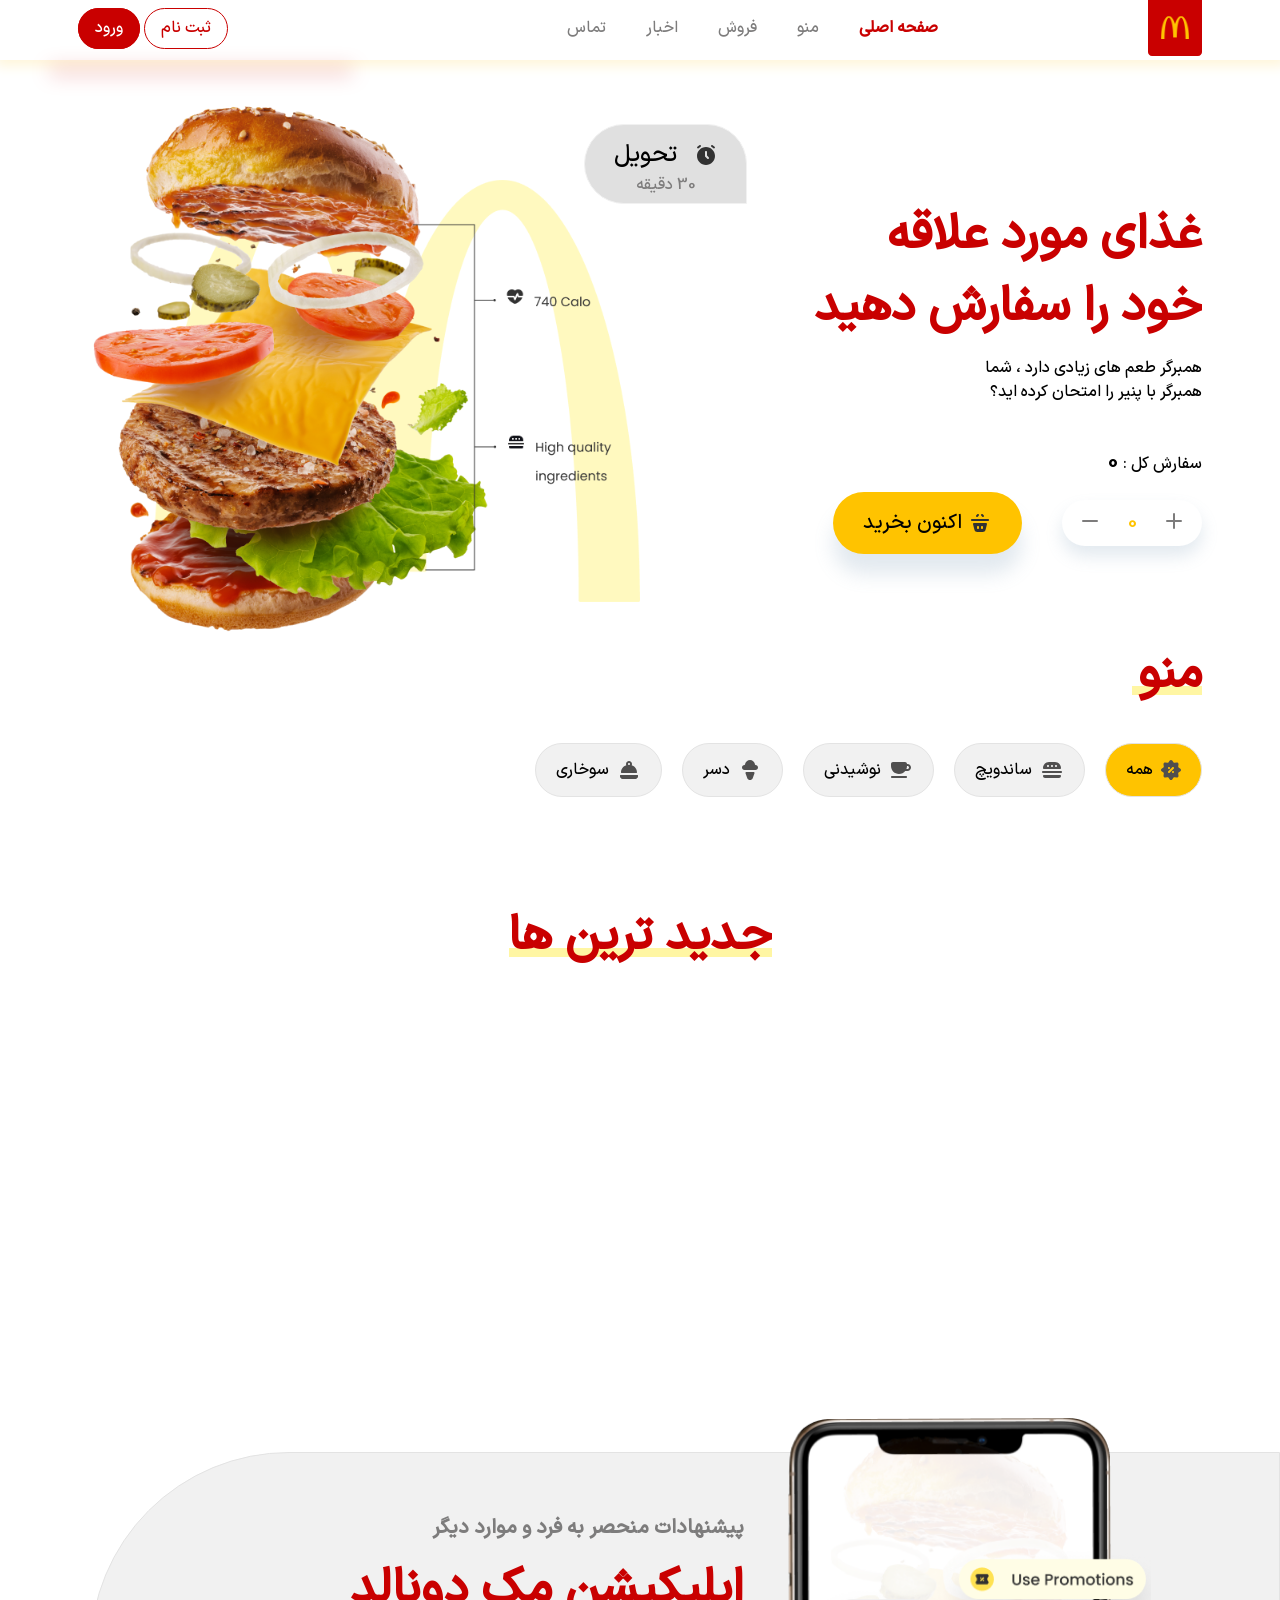
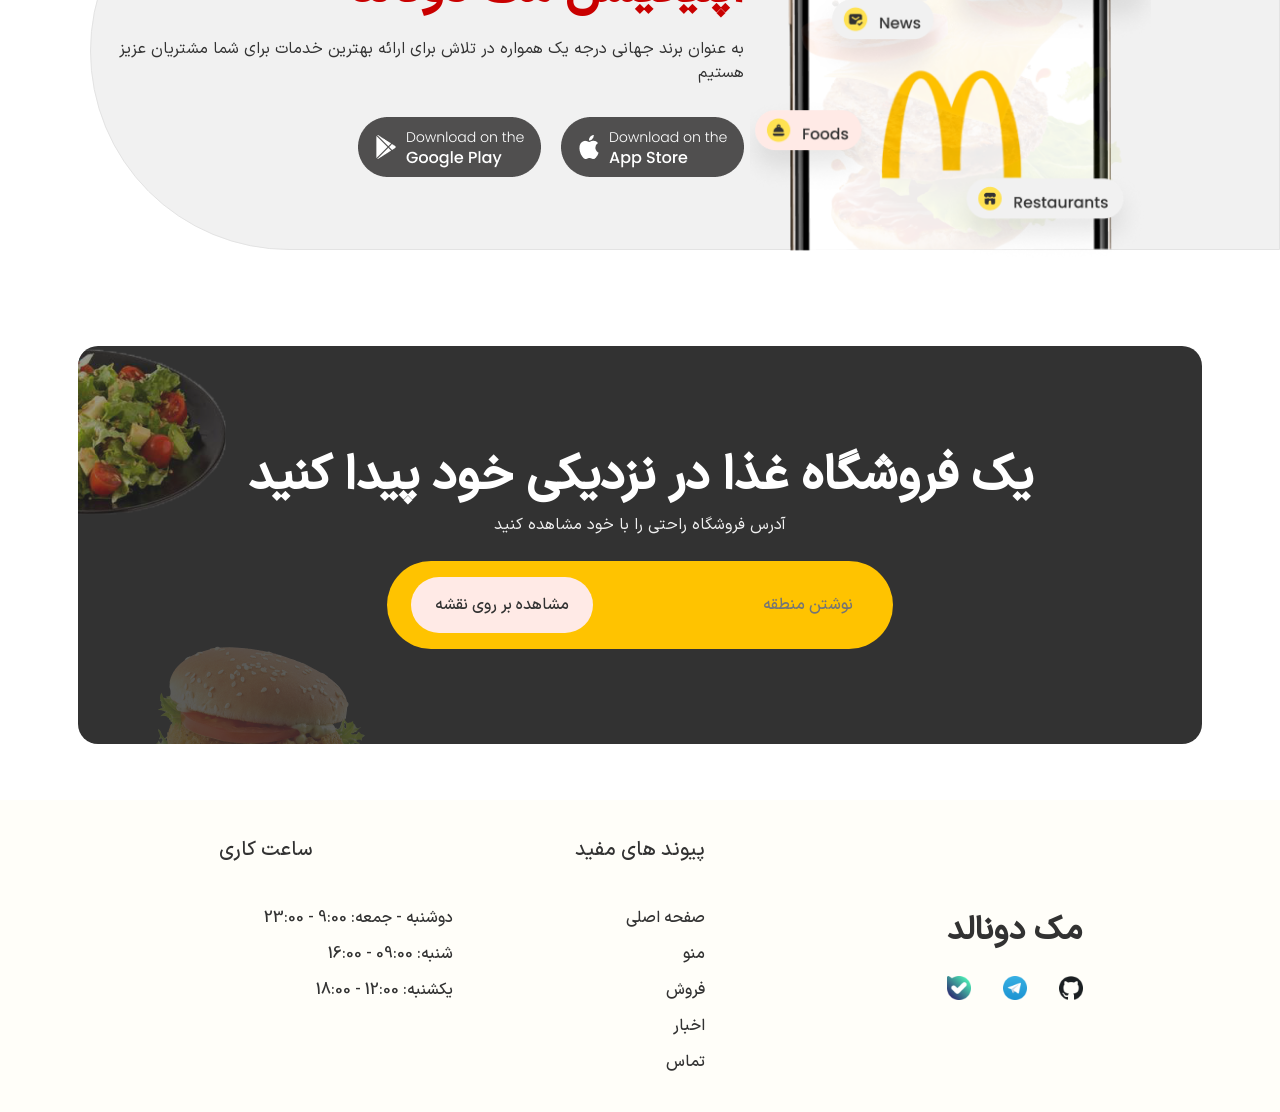
<file: index.html>
<!doctype html>
<html lang="fa-IR" dir="rtl" class="red">
  <head>
    <meta charset="UTF-8" />
    <meta name="viewport" content="width=device-width, initial-scale=1.0" />
    <meta name="keywords" content="MhdOmid,غذای آنلاین,فست فود,سفارش غذا" />
    <title>مک دونالد</title>
    <link rel="stylesheet" href="public/styles/style.css?v=2" />
    <link rel="stylesheet" href="public/styles/custom.css" />
    <link
      rel="stylesheet"
      href="https://cdnjs.cloudflare.com/ajax/libs/font-awesome/6.6.0/css/all.min.css"
    />
    <link
      href="https://unpkg.com/boxicons@2.0.7/css/boxicons.min.css"
      rel="stylesheet"
    />
    <link rel="icon" type="image/png" href="./public/images/favicon2.png">
  </head>

  <body>
    <audio class="success" src="public/audios/done.mp3"></audio>
    <audio class="failed" src="public/audios/error.mp3"></audio>
    <div class="menu-fixed">
      <div class="container">
        <div class="header-nav">
          <img class="nav-logo" src="./public/images/lgo.svg" alt="logo" />
          <ul class="menu">
            <li class="menu-item">
              <a data-value="main" class="menu-item_link red-color" href="#"
                >صفحه اصلی</a
              >
            </li>
            <li class="menu-item">
              <a data-value="menu" class="menu-item_link" href="#">منو</a>
            </li>
            <li class="menu-item">
              <a data-value="sale" class="menu-item_link" href="#">فروش</a>
            </li>
            <li class="menu-item">
              <a data-value="news" class="menu-item_link" href="#">اخبار</a>
            </li>
            <li class="menu-item">
              <a data-value="contact" class="menu-item_link" href="#">تماس</a>
            </li>
          </ul>
          <div class="button-wrapper">
            <a href="signup" class="button-left">ثبت نام</a>
            <a href="signin" class="button-right">ورود</a>
          </div>

          <!--  <input type="checkbox" id="input-menu" hidden>

            <label for="input-menu"> -->
          <svg
            class="menu-icon"
            width="35"
            height="35"
            viewBox="0 0 35 35"
            fill="none"
            xmlns="http://www.w3.org/2000/svg"
          >
            <path
              d="M2.91675 20.4166C2.91675 19.6112 3.56967 18.9583 4.37508 18.9583H30.6251C31.4305 18.9583 32.0834 19.6112 32.0834 20.4166C32.0834 21.2221 31.4305 21.875 30.6251 21.875H4.37508C3.56967 21.875 2.91675 21.2221 2.91675 20.4166Z"
              fill="#504F4F"
            />
            <path
              fill-rule="evenodd"
              clip-rule="evenodd"
              d="M4.375 14.5833C4.375 9.75082 8.29251 5.83331 13.125 5.83331H21.875C26.7075 5.83331 30.625 9.75082 30.625 14.5833C30.625 15.3887 29.9721 16.0416 29.1667 16.0416H5.83333C5.02792 16.0416 4.375 15.3887 4.375 14.5833ZM13.125 11.6666C13.125 12.4721 12.4721 13.125 11.6667 13.125C10.8613 13.125 10.2083 12.4721 10.2083 11.6666C10.2083 10.8612 10.8613 10.2083 11.6667 10.2083C12.4721 10.2083 13.125 10.8612 13.125 11.6666ZM17.5 13.125C18.3054 13.125 18.9583 12.4721 18.9583 11.6666C18.9583 10.8612 18.3054 10.2083 17.5 10.2083C16.6946 10.2083 16.0417 10.8612 16.0417 11.6666C16.0417 12.4721 16.6946 13.125 17.5 13.125ZM24.7917 11.6666C24.7917 12.4721 24.1388 13.125 23.3333 13.125C22.5279 13.125 21.875 12.4721 21.875 11.6666C21.875 10.8612 22.5279 10.2083 23.3333 10.2083C24.1388 10.2083 24.7917 10.8612 24.7917 11.6666Z"
              fill="#504F4F"
            />
            <path
              d="M30.625 26.25C30.625 27.8608 29.3192 29.1666 27.7083 29.1666H7.29167C5.68083 29.1666 4.375 27.8608 4.375 26.25C4.375 25.4446 5.02792 24.7916 5.83333 24.7916H29.1667C29.9721 24.7916 30.625 25.4446 30.625 26.25Z"
              fill="#504F4F"
            />
          </svg>
          <svg
            class="close-menu"
            width="35"
            height="35"
            xmlns="http://www.w3.org/2000/svg"
            viewBox="0 0 448 512"
          >
            <path
              d="M432 256C432 269.3 421.3 280 408 280h-160v160c0 13.25-10.75 24.01-24 24.01S200 453.3 200 440v-160h-160c-13.25 0-24-10.74-24-23.99C16 242.8 26.75 232 40 232h160v-160c0-13.25 10.75-23.99 24-23.99S248 58.75 248 72v160h160C421.3 232 432 242.8 432 256z"
            />
          </svg>
          
        </div>
      </div>
      <div class="progress"></div>
    </div>
    <header class="header">
      <div class="container">
        <div class="header-content">
          <div class="header-content_left">
            <h1 class="content-left_title">
              <span>غذای مورد علاقه</span><br />

              <span>خود را سفارش دهید</span>
            </h1>
            <p class="content-left_text">
              همبرگر طعم های زیادی دارد ، شما<br />
              همبرگر با پنیر را امتحان کرده اید؟
            </p>
            <div class="buttons-order_wrapper b-o_desktop">
              <h5 class="content-left_product">
                سفارش کل : <span class="content-left_price">0</span>
              </h5>
              <div class="header-content_buttons">
                <div class="button-left_order">
                  <button
                    class="button-wrapp_plus"
                    id="button"
                    onclick="addToBasket(event)"
                  >
                    <svg
                      class="plus"
                      width="24"
                      height="24"
                      viewBox="0 0 24 24"
                      fill="none"
                      xmlns="http://www.w3.org/2000/svg"
                    >
                      <path
                        d="M12 5V19"
                        stroke="#7D7C7C"
                        stroke-width="2"
                        stroke-linecap="round"
                        stroke-linejoin="round"
                      />
                      <path
                        d="M5 12H19"
                        stroke="#7D7C7C"
                        stroke-width="2"
                        stroke-linecap="round"
                        stroke-linejoin="round"
                      />
                    </svg>
                  </button>
                  <span class="number-button_left">0</span>
                  <button
                    class="button-wrapp_plus"
                    id="button"
                    onclick="minusFood(event)"
                  >
                    <svg
                      class="mines"
                      width="24"
                      height="24"
                      viewBox="0 0 24 24"
                      fill="none"
                      xmlns="http://www.w3.org/2000/svg"
                    >
                      <path
                        d="M5 12H19"
                        stroke="#7D7C7C"
                        stroke-width="2"
                        stroke-linecap="round"
                        stroke-linejoin="round"
                      />
                    </svg>
                  </button>
                </div>
                <button
                  class="button-right_order"
                  onclick="openProFoodBasket(event)"
                >
                  <svg
                    class="shop"
                    width="24"
                    height="24"
                    viewBox="0 0 24 24"
                    fill="none"
                    xmlns="http://www.w3.org/2000/svg"
                  >
                    <path
                      fill-rule="evenodd"
                      clip-rule="evenodd"
                      d="M5.9963 12C5.344 12 4.86633 12.6144 5.02717 13.2466L6.42488 18.7398C6.76319 20.0693 7.96032 21 9.33225 21H14.6652C16.0383 21 17.2362 20.0678 17.5734 18.7367L18.9644 13.2456C19.1245 12.6137 18.6469 12 17.9951 12H5.9963ZM9 16C9 15.4477 9.44771 15 10 15C10.5523 15 11 15.4477 11 16V17C11 17.5523 10.5523 18 10 18C9.44771 18 9 17.5523 9 17V16ZM13 16C13 15.4477 13.4477 15 14 15C14.5523 15 15 15.4477 15 16V17C15 17.5523 14.5523 18 14 18C13.4477 18 13 17.5523 13 17V16Z"
                      fill="#323232"
                    />
                    <path
                      d="M3 9C3 8.44772 3.44772 8 4 8H20C20.5523 8 21 8.44772 21 9C21 9.55228 20.5523 10 20 10H4C3.44772 10 3 9.55228 3 9Z"
                      fill="#323232"
                    />
                    <path
                      fill-rule="evenodd"
                      clip-rule="evenodd"
                      d="M10.7071 4.70711C11.0976 4.31658 11.0976 3.68342 10.7071 3.29289C10.3166 2.90237 9.68342 2.90237 9.29289 3.29289L8.29289 4.29289C7.90237 4.68342 7.90237 5.31658 8.29289 5.70711C8.68342 6.09763 9.31658 6.09763 9.70711 5.70711L10.7071 4.70711ZM13.2929 4.70711C12.9024 4.31658 12.9024 3.68342 13.2929 3.29289C13.6834 2.90237 14.3166 2.90237 14.7071 3.29289L15.7071 4.29289C16.0976 4.68342 16.0976 5.31658 15.7071 5.70711C15.3166 6.09763 14.6834 6.09763 14.2929 5.70711L13.2929 4.70711Z"
                      fill="#323232"
                    />
                  </svg>
                  <h3 class="order-text">اکنون بخرید</h3>
                </button>
              </div>
            </div>
          </div>
          <div class="header-content_right">
            <img
              src="public/images/Group 15.png"
              alt=""
              class="image-content_right"
            />
            <div class="delivery-food">
              <div class="delivery-top">
                <svg
                  width="24"
                  height="24"
                  viewBox="0 0 24 24"
                  fill="none"
                  xmlns="http://www.w3.org/2000/svg"
                >
                  <path
                    fill-rule="evenodd"
                    clip-rule="evenodd"
                    d="M3 13C3 8.02944 7.02944 4 12 4C16.9706 4 21 8.02944 21 13C21 17.9706 16.9706 22 12 22C7.02944 22 3 17.9706 3 13ZM13 9C13 8.44772 12.5523 8 12 8C11.4477 8 11 8.44772 11 9V13C11 13.2652 11.1054 13.5196 11.2929 13.7071L13.2929 15.7071C13.6834 16.0976 14.3166 16.0976 14.7071 15.7071C15.0976 15.3166 15.0976 14.6834 14.7071 14.2929L13 12.5858V9Z"
                    fill="#323232"
                  />
                  <path
                    d="M4.60006 5.30006C4.15823 5.63143 3.53143 5.54189 3.20006 5.10006C2.86869 4.65823 2.95823 4.03143 3.40006 3.70006L5.40006 2.20006C5.84189 1.86869 6.46869 1.95823 6.80006 2.40006C7.13143 2.84189 7.04189 3.46869 6.60006 3.80006L4.60006 5.30006Z"
                    fill="#323232"
                  />
                  <path
                    d="M18.6001 2.20018C18.1582 1.86881 17.5314 1.95835 17.2001 2.40018C16.8687 2.842 16.9582 3.46881 17.4001 3.80018L19.4001 5.30018C19.8419 5.63155 20.4687 5.542 20.8001 5.10018C21.1314 4.65835 21.0419 4.03155 20.6001 3.70018L18.6001 2.20018Z"
                    fill="#323232"
                  />
                </svg>
                <h1 class="delivery-food_title">تحویل</h1>
              </div>
              <p class="delivery-food_text">30 دقیقه</p>
            </div>
            <div class="buttons-order_wrapper b-o_mobile">
              <h5 class="content-left_product">
                سفارش کل : <span class="content-left_price">0</span>
              </h5>
              <div class="header-content_buttons">
                <div class="button-left_order">
                  <button
                    class="button-wrapp_plus"
                    id="button"
                    onclick="addToBasket(event)"
                  >
                    <svg
                      class="plus"
                      width="24"
                      height="24"
                      viewBox="0 0 24 24"
                      fill="none"
                      xmlns="http://www.w3.org/2000/svg"
                    >
                      <path
                        d="M12 5V19"
                        stroke="#7D7C7C"
                        stroke-width="2"
                        stroke-linecap="round"
                        stroke-linejoin="round"
                      />
                      <path
                        d="M5 12H19"
                        stroke="#7D7C7C"
                        stroke-width="2"
                        stroke-linecap="round"
                        stroke-linejoin="round"
                      />
                    </svg>
                  </button>
                  <span class="number-button_left">0</span>
                  <button
                    class="button-wrapp_plus"
                    id="button"
                    onclick="minusFood(event)"
                  >
                    <svg
                      class="mines"
                      width="24"
                      height="24"
                      viewBox="0 0 24 24"
                      fill="none"
                      xmlns="http://www.w3.org/2000/svg"
                    >
                      <path
                        d="M5 12H19"
                        stroke="#7D7C7C"
                        stroke-width="2"
                        stroke-linecap="round"
                        stroke-linejoin="round"
                      />
                    </svg>
                  </button>
                </div>
                <button
                  class="button-right_order"
                  onclick="openProFoodBasket(event)"
                >
                  <svg
                    class="shop"
                    width="24"
                    height="24"
                    viewBox="0 0 24 24"
                    fill="none"
                    xmlns="http://www.w3.org/2000/svg"
                  >
                    <path
                      fill-rule="evenodd"
                      clip-rule="evenodd"
                      d="M5.9963 12C5.344 12 4.86633 12.6144 5.02717 13.2466L6.42488 18.7398C6.76319 20.0693 7.96032 21 9.33225 21H14.6652C16.0383 21 17.2362 20.0678 17.5734 18.7367L18.9644 13.2456C19.1245 12.6137 18.6469 12 17.9951 12H5.9963ZM9 16C9 15.4477 9.44771 15 10 15C10.5523 15 11 15.4477 11 16V17C11 17.5523 10.5523 18 10 18C9.44771 18 9 17.5523 9 17V16ZM13 16C13 15.4477 13.4477 15 14 15C14.5523 15 15 15.4477 15 16V17C15 17.5523 14.5523 18 14 18C13.4477 18 13 17.5523 13 17V16Z"
                      fill="#323232"
                    />
                    <path
                      d="M3 9C3 8.44772 3.44772 8 4 8H20C20.5523 8 21 8.44772 21 9C21 9.55228 20.5523 10 20 10H4C3.44772 10 3 9.55228 3 9Z"
                      fill="#323232"
                    />
                    <path
                      fill-rule="evenodd"
                      clip-rule="evenodd"
                      d="M10.7071 4.70711C11.0976 4.31658 11.0976 3.68342 10.7071 3.29289C10.3166 2.90237 9.68342 2.90237 9.29289 3.29289L8.29289 4.29289C7.90237 4.68342 7.90237 5.31658 8.29289 5.70711C8.68342 6.09763 9.31658 6.09763 9.70711 5.70711L10.7071 4.70711ZM13.2929 4.70711C12.9024 4.31658 12.9024 3.68342 13.2929 3.29289C13.6834 2.90237 14.3166 2.90237 14.7071 3.29289L15.7071 4.29289C16.0976 4.68342 16.0976 5.31658 15.7071 5.70711C15.3166 6.09763 14.6834 6.09763 14.2929 5.70711L13.2929 4.70711Z"
                      fill="#323232"
                    />
                  </svg>
                  <h3 class="order-text">اکنون بخرید</h3>
                </button>
              </div>
            </div>
          </div>
        </div>
      </div>
    </header>

    <main class="main">
      <div class="container">
        <section class="main-menu">
          <div class="main-menu_title">
            <h4>منو</h4>
            <div class="border-bottom_menu"></div>
          </div>

          <div class="main-menu_category">
            <button data-category="all" class="button-category selected">
              <svg
                class="button-category_icon"
                width="20"
                height="20"
                viewBox="0 0 20 20"
                fill="none"
                xmlns="http://www.w3.org/2000/svg"
              >
                <path
                  fill-rule="evenodd"
                  clip-rule="evenodd"
                  d="M11.2193 0.607955C10.607 -0.199478 9.39319 -0.199478 8.78095 0.607955L7.40692 2.42007C7.18858 2.70802 6.83187 2.85577 6.47387 2.80655L4.22093 2.49678C3.21707 2.35876 2.35876 3.21707 2.49678 4.22092L2.80655 6.47387C2.85577 6.83187 2.70802 7.18858 2.42007 7.40692L0.607955 8.78095C-0.199478 9.39319 -0.199478 10.607 0.607955 11.2193L2.42007 12.5933C2.70802 12.8116 2.85577 13.1683 2.80655 13.5263L2.49678 15.7793C2.35876 16.7831 3.21707 17.6415 4.22092 17.5034L6.47387 17.1937C6.83187 17.1444 7.18858 17.2922 7.40691 17.5801L8.78095 19.3923C9.39319 20.1997 10.607 20.1997 11.2193 19.3923L12.5933 17.5801C12.8116 17.2922 13.1683 17.1444 13.5263 17.1937L15.7793 17.5034C16.7831 17.6415 17.6415 16.7831 17.5034 15.7793L17.1937 13.5263C17.1444 13.1683 17.2922 12.8116 17.5801 12.5933L19.3923 11.2193C20.1997 10.607 20.1997 9.39319 19.3923 8.78095L17.5801 7.40692C17.2922 7.18858 17.1444 6.83187 17.1937 6.47387L17.5034 4.22092C17.6415 3.21707 16.7831 2.35876 15.7793 2.49678L13.5263 2.80655C13.1683 2.85577 12.8116 2.70802 12.5933 2.42007L11.2193 0.607955ZM12.7071 7.2929C12.3166 6.90237 11.6834 6.90237 11.2929 7.2929L7.29289 11.2929C6.90237 11.6834 6.90237 12.3166 7.29289 12.7071C7.68342 13.0976 8.31658 13.0976 8.70711 12.7071L12.7071 8.70711C13.0976 8.31658 13.0976 7.68342 12.7071 7.2929ZM8 9C7.44772 9 7 8.55229 7 8C7 7.44772 7.44772 7 8 7C8.55229 7 9 7.44772 9 8C9 8.55229 8.55229 9 8 9ZM12 13C12.5523 13 13 12.5523 13 12C13 11.4477 12.5523 11 12 11C11.4477 11 11 11.4477 11 12C11 12.5523 11.4477 13 12 13Z"
                  fill="#504F4F"
                />
              </svg>

              <span class="button-category_title">همه</span>
            </button>

            <button data-category="sandwich" class="button-category">
              <svg
                class="button-category_icon"
                width="24"
                height="24"
                viewBox="0 0 24 24"
                fill="none"
                xmlns="http://www.w3.org/2000/svg"
              >
                <path
                  d="M2 14C2 13.4477 2.44772 13 3 13H21C21.5523 13 22 13.4477 22 14C22 14.5523 21.5523 15 21 15H3C2.44772 15 2 14.5523 2 14Z"
                  fill="#504F4F"
                />
                <path
                  fill-rule="evenodd"
                  clip-rule="evenodd"
                  d="M3 10C3 6.68629 5.68629 4 9 4H15C18.3137 4 21 6.68629 21 10C21 10.5523 20.5523 11 20 11H4C3.44772 11 3 10.5523 3 10ZM9 8C9 8.55228 8.55228 9 8 9C7.44772 9 7 8.55228 7 8C7 7.44772 7.44772 7 8 7C8.55228 7 9 7.44772 9 8ZM12 9C12.5523 9 13 8.55228 13 8C13 7.44772 12.5523 7 12 7C11.4477 7 11 7.44772 11 8C11 8.55228 11.4477 9 12 9ZM17 8C17 8.55228 16.5523 9 16 9C15.4477 9 15 8.55228 15 8C15 7.44772 15.4477 7 16 7C16.5523 7 17 7.44772 17 8Z"
                  fill="#504F4F"
                />
                <path
                  d="M21 18C21 19.1046 20.1046 20 19 20H5C3.89543 20 3 19.1046 3 18C3 17.4477 3.44772 17 4 17H20C20.5523 17 21 17.4477 21 18Z"
                  fill="#504F4F"
                />
              </svg>

              <span class="button-category_title"> ساندویچ </span>
            </button>

            <button data-category="drink" class="button-category">
              <svg
                class="button-category_icon"
                width="24"
                height="24"
                viewBox="0 0 24 24"
                fill="none"
                xmlns="http://www.w3.org/2000/svg"
              >
                <path
                  d="M2 19C2 18.4477 2.44772 18 3 18H17C17.5523 18 18 18.4477 18 19C18 19.5523 17.5523 20 17 20H3C2.44772 20 2 19.5523 2 19Z"
                  fill="#504F4F"
                />
                <path
                  fill-rule="evenodd"
                  clip-rule="evenodd"
                  d="M4 4C2.89543 4 2 4.89543 2 6V8C2 12.4183 5.58172 16 10 16C12.5264 16 14.7793 14.8289 16.2454 13H18.5C20.433 13 22 11.433 22 9.5C22 7.567 20.433 6 18.5 6H18C18 4.89543 17.1046 4 16 4H4ZM18 8C18 9.0609 17.7935 10.0736 17.4185 11H18.5C19.3284 11 20 10.3284 20 9.5C20 8.67157 19.3284 8 18.5 8H18Z"
                  fill="#504F4F"
                />
              </svg>

              <span class="button-category_title"> نوشیدنی </span>
            </button>

            <button data-category="dessert" class="button-category">
              <svg
                class="button-category_icon"
                width="24"
                height="24"
                viewBox="0 0 24 24"
                fill="none"
                xmlns="http://www.w3.org/2000/svg"
              >
                <path
                  d="M7.50668 15.3511C7.26153 14.6974 7.74481 14 8.44301 14H15.557C16.2552 14 16.7385 14.6974 16.4933 15.3511L14.7023 20.1273C14.2799 21.2538 13.203 22 12 22C10.797 22 9.72017 21.2538 9.29777 20.1273L7.50668 15.3511Z"
                  fill="#504F4F"
                />
                <path
                  fill-rule="evenodd"
                  clip-rule="evenodd"
                  d="M16.9754 6.5007C17.0026 6.7755 17.2239 7 17.5 7C18.8807 7 20 8.11929 20 9.5C20 10.8807 18.8807 12 17.5 12H12H6.5C5.11929 12 4 10.8807 4 9.5C4 8.11929 5.11929 7 6.5 7C6.77614 7 6.99737 6.7755 7.02462 6.5007C7.27516 3.9737 9.40709 2 12 2C14.5929 2 16.7248 3.9737 16.9754 6.5007Z"
                  fill="#504F4F"
                />
              </svg>

              <span class="button-category_title"> دسر </span>
            </button>

            <button data-category="toast" class="button-category">
              <svg
                class="button-category_icon"
                width="24"
                height="24"
                viewBox="0 0 24 24"
                fill="none"
                xmlns="http://www.w3.org/2000/svg"
              >
                <path
                  d="M3 17.8C3 17.3582 3.35817 17 3.8 17H20.2C20.6418 17 21 17.3582 21 17.8C21 19.5673 19.5673 21 17.8 21H6.2C4.43269 21 3 19.5673 3 17.8Z"
                  fill="#504F4F"
                />
                <path
                  fill-rule="evenodd"
                  clip-rule="evenodd"
                  d="M3.8 17C3.35817 17 3 17.3582 3 17.8C3 19.5673 4.43269 21 6.2 21H17.8C19.5673 21 21 19.5673 21 17.8C21 17.3582 20.6418 17 20.2 17H3.8Z"
                  fill="#504F4F"
                />
                <path
                  fill-rule="evenodd"
                  clip-rule="evenodd"
                  d="M14.6785 7.35254C14.8842 6.94614 15 6.4866 15 6C15 4.34315 13.6569 3 12 3C10.3431 3 9 4.34315 9 6C9 6.4866 9.11585 6.94614 9.32147 7.35254C6.23647 8.32706 4 11.2119 4 14.619C4 14.8294 4.17056 15 4.38095 15H19.619C19.8294 15 20 14.8294 20 14.619C20 11.2119 17.7635 8.32706 14.6785 7.35254ZM13 6C13 6.55228 12.5523 7 12 7C11.4477 7 11 6.55228 11 6C11 5.44772 11.4477 5 12 5C12.5523 5 13 5.44772 13 6Z"
                  fill="#504F4F"
                />
              </svg>

              <span class="button-category_title"> سوخاری </span>
            </button>
          </div>

          <div class="products-section">
            <div class="menu-products">
              <!-- Data Loded From Js -->
            </div>
          </div>
        </section>

        <section class="sale-off_main">
          <div class="sale-title_wrapper">
            <h1 class="sale-off_title">
              جدید ترین ها
              <div class="sale-off_border"></div>
            </h1>
          </div>

          <div class="sale-off_products">
            <!-- Data Loded By JS -->
          </div>
        </section>
      </div>
      <section class="mobile-app_main">
        <div class="mobile-app_content">
          <div class="mobile-app_image">
            <img src="public/images/Group 22.png" />
          </div>

          <div class="mobile-app_info">
            <h6 class="mobile-app_object">
              پیشنهادات منحصر به فرد و موارد دیگر
            </h6>
            <h1 class="mobile-app_title">اپلیکیشن مک دونالد</h1>
            <p class="mobile-app_text">
              به عنوان برند جهانی درجه یک همواره در تلاش برای ارائه بهترین خدمات
              برای شما مشتریان عزیز هستیم
            </p>
            <div class="mobile-app_buttons">
              <a
                href="https://apps.apple.com/us/app/mcdonalds/id922103212"
                class="app-buttons_left"
                target="_blank"
              >
                <img src="public/images/app_store.png?v=2" />
              </a>
              <a
                href="https://play.google.com/store/apps/details?id=com.mcdonalds.app&hl=en"
                class="app-buttons_right"
                target="_blank"
              >
                <img src="public/images/google_play.png?v=2" />
              </a>
            </div>
          </div>
        </div>
      </section>

      <section class="search-location_main">
        <div class="container">
          <div class="search-location_content">
            <h1 class="search-location_title">
              یک فروشگاه غذا در نزدیکی خود پیدا کنید
            </h1>
            <p class="search-location_text">
              آدرس فروشگاه راحتی را با خود مشاهده کنید
            </p>

            <form action="" class="search-location_box">
              <input
                type="text"
                placeholder="نوشتن منطقه"
                class="text-box_search"
              />
              <button type="submit" class="button-search">
                مشاهده بر روی نقشه
              </button>
            </form>

            <img
              src="public/images/location2.png"
              class="search-location_image1"
            />
            <img
              src="public/images/location1.png"
              class="search-location_image2"
            />
          </div>
        </div>
      </section>
    </main>

    <footer class="footer">
      <div class="container">
        <div class="footer-content">
          <div class="footer-content_info">
            <div class="content-info_wrapper">
              <h6 class="content-info_title">مک دونالد</h6>
            </div>

            <div class="content-info_socials">
              <a href="https://github.com/MhdOmid" target="_blank">
                <img width="25" height="24" src="./public/images/github.webp" />
              </a>
              <a href="https://t.me/MhdOmid" target="_blank">
                <img
                  width="25"
                  height="24"
                  src="./public/images/telegram.webp"
                />
              </a>

              <a href="https://ble.ir/MhdOmid" target="_blank">
                <img width="25" height="24" src="./public/images/bale.webp" />
              </a>
            </div>
          </div>
          <div class="footer-content_links">
            <h5 class="content-links_title">پیوند های مفید</h5>

            <ul class="content-links_menu">
              <li>
                <a href="#"> صفحه اصلی </a>
              </li>
              <li>
                <a href="#"> منو </a>
              </li>
              <li>
                <a href="#"> فروش </a>
              </li>
              <li>
                <a href="#"> اخبار </a>
              </li>
              <li>
                <a href="#"> تماس </a>
              </li>
            </ul>
          </div>
          <div class="footer-content_times">
            <h5 class="content-times_title">ساعت کاری</h5>

            <ul class="content-times_menu">
              <li>دوشنبه - جمعه: 9:00 - 23:00</li>
              <li>شنبه: 09:00 - 16:00</li>
              <li>یکشنبه: 12:00 - 18:00</li>
            </ul>
          </div>
        </div>
      </div>
    </footer>

    <div class="basket-screen-dropall">
      <div class="basket-screen-drop"></div>
      <div class="basket-screen">
        <header class="basket-header">
          <h1 class="basket-title" id="basket-title-header">سبد خرید</h1>
          <button class="close-basket-btn">X</button>
        </header>
        <main class="basket">
          <!-- Data Loded From JS -->
          <p style="color: white">سبد خرید شما خالی است.</p>
        </main>
        <footer class="basket-footer">
          <div class="final-basket-details">
            <span class="price-text">مبلغ قابل پرداخت</span>
            <span class="final-price">0</span>
          </div>
          <a onclick="detectBuy(event)" href="" class="buy-basket-btn">
            <i class="bx bx-basket"></i>
            <span>پرداخت</span>
          </a>
        </footer>
      </div>
    </div>
    <div
      class="trash-basket"
      ondragover="preventOver(event)"
      ondrop="getFoodId(event)"
    >
      <i
        class="bx bx-trash"
        ondragenter="hoverDrop(event)"
        ondragleave="unHoverDrop()"
      ></i>
    </div>
    <div class="basket mini-basket">
      <!-- Data Loded From JS -->
    </div>
    <div class="toast-wrapper">
      <!-- Data Loded By JS -->
    </div>

    <script src="public/scripts/app.js?v=2" type="module"></script>
    <script src="public/scripts/basket.js" type="module"></script>
  </body>
</html>
</file>
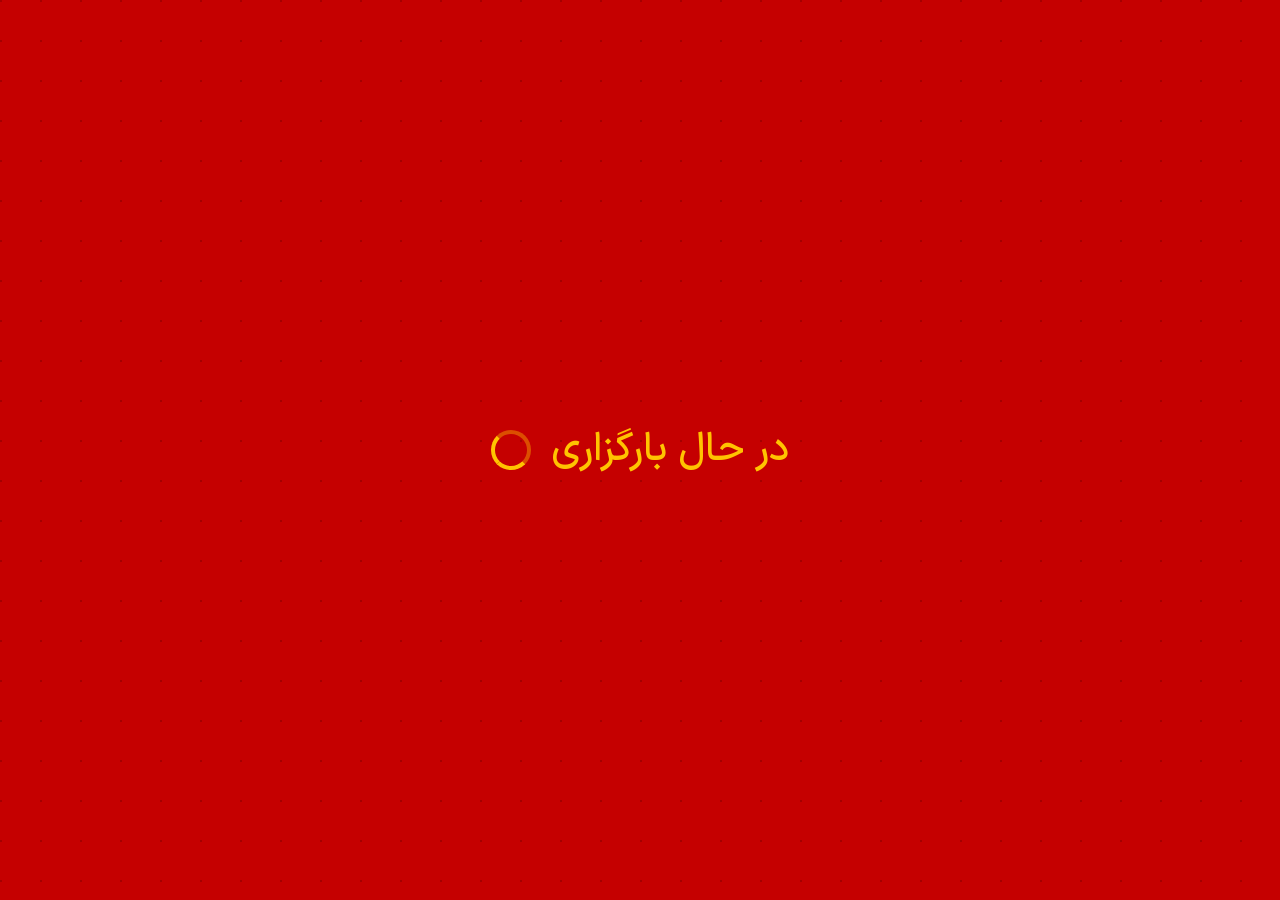
<file: admin/index.html>
<!doctype html>
<html lang="fa-IR" dir="rtl">
  <head>
    <meta charset="UTF-8" />
    <meta name="viewport" content="width=device-width, initial-scale=1.0" />
    <title>مک دونالد - داشبورد ادمین</title>
    <link rel="stylesheet" href="../public/styles/admin.css" />
    <link rel="stylesheet" href="../public/styles/custom.css" />
    <!-- Fontawesome CDNJS 6.6.0 -->
    <link
      rel="stylesheet"
      href="https://cdnjs.cloudflare.com/ajax/libs/font-awesome/6.6.0/css/all.min.css"
    />
    <link rel="icon" type="image/png" href="../public/images/favicon2.png">
  </head>

  <body onload="getHomePageData()">
    <audio class="success" src="../public/audios/done.mp3"></audio>
    <audio class="failed" src="../public/audios/error.mp3"></audio>
    <div class="main-box">
      <header></header>

      <main>
        <aside class="sidebar">
          <header>
            <a href="../">
              <img src="../public/images/lgo.svg" class="website-logo" alt="" />
            </a>
          </header>
          <main class="side-menu">
            <ul class="side-container">
              <li>
                <a href="./admin/" class="navlink active">
                  <span class="navicon"><i class="fa-solid fa-house"></i></span>
                  <span class="title">داشبورد</span>
                </a>
              </li>
              <!-- Products -->
              <li>
                <a href="./dashboard/products/" class="navlink">
                  <span class="navicon"><i class="fa-solid fa-box"></i></span>
                  <span class="title">محصولات</span>
                </a>
              </li>

              <li>
                <a href="./dashboard/users/" class="navlink">
                  <span class="navicon"><i class="fa-solid fa-users"></i></span>
                  <span class="title">کاربران</span>
                </a>
              </li>
            </ul>
          </main>
          <footer></footer>
          <button class="toggle-sidebar">
            <!-- Arrow Right -->
            <i class="fa-solid fa-angle-left"></i>
          </button>
        </aside>
        <section class="content">
          <div class="breadcrumbs">
            <a href="./index.html" class="breadcrumb">داشبورد</a>
          </div>

          <section class="hero-cards">
            <article>
              <i class="ui-border emerald top"></i>
              <i class="ui-border emerald bottom"></i>
              <!-- Products icon -->
              <span class="hero-card-icon products-icon">
                <i class="fa-solid fa-box"></i>
              </span>
              <div>
                <p class="hero-card-title">محصولات</p>
                <p class="hero-card-data products-data">0</p>
              </div>
            </article>
            <article>
              <i class="ui-border indigo top"></i>
              <i class="ui-border indigo bottom"></i>
              <!-- Users icon -->
              <span class="hero-card-icon users-icon">
                <i class="fa-solid fa-users"></i>
              </span>
              <div>
                <p class="hero-card-title">کاربران</p>
                <p class="hero-card-data users-data">0</p>
              </div>
            </article>
            <article>
              <i class="ui-border red top"></i>
              <i class="ui-border red bottom"></i>
              <!-- Admins icon -->
              <span class="hero-card-icon admins-icon">
                <i class="fa-solid fa-user-tie"></i>
              </span>
              <div>
                <p class="hero-card-title">مدیران</p>
                <p class="hero-card-data moderators-data">0</p>
              </div>
            </article>
            <article>
              <i class="ui-border yellow top"></i>
              <i class="ui-border yellow bottom"></i>
              <!-- Tickets icon -->
              <span class="hero-card-icon tickets-icon">
                <i class="fa-solid fa-ticket"></i>
              </span>
              <div>
                <p class="hero-card-title">تیکت‌ها</p>
                <p class="hero-card-data ticket-data">0</p>
              </div>
            </article>
          </section>

          <section class="after-hero">
            <section class="latest-users">
              <i class="ui-border top indigo"></i>
              <div class="section-header">
                <p class="section-title">جدیدترین کاربران</p>
                <!-- Redirect to /dashboard/users page -->
                <a href="./dashboard/users/" class="section-link">
                  بیشتر
                  <!-- Arrow(Chervon Left) -->
                  <i class="fa-solid fa-chevron-left"></i>
                </a>
              </div>
            </section>
            <section class="table-component">
              <i class="ui-border emerald top"></i>
              <div class="section-header">
                <div>
                  <p class="title-text">لیست محصولات</p>
                  <p class="products-count-text caption-text">
                    <span class="products-data">0</span>
                    <span> محصول در وبسایت شما وجود دارد </span>
                  </p>
                </div>
                <a href="./dashboard/products/" class="section-link">
                  <span>
                    محصولات
                    <i class="fa-solid fa-chevron-left"></i>
                  </span>
                </a>
              </div>

              <div class="table-head-row">
                <p>عنوان محصول</p>
                <p>قیمت محصول</p>
                <p>دسته بندی</p>
                <p>مدیریت</p>
              </div>

              <div class="table-body">
                <!-- data Loded From JS -->
              </div>
            </section>
          </section>
        </section>
      </main>

      <footer></footer>

      <div class="toast-wrapper">
        <!-- Data Loded By JS -->
      </div>

      <div class="modal-screen hidden">
        <form method="post" class="modal" enctype="multipart/form-data">
          <i class="ui-border top red"></i>
          <i class="ui-border bottom red"></i>
          <header class="modal-header">
            <h3>حذف محصول</h3>
            <button class="close-modal">
              <i class="fas fa-times"></i>
            </button>
          </header>
          <main class="modal-content">
            <p class="remove-text">آیا از حذف این محصول اطمینان دارید؟</p>
          </main>
          <footer class="modal-footer">
            <button class="cancel">انصراف</button>
            <button class="submit">تائید</button>
          </footer>
        </form>
      </div>

      <button class="theme-button">
        <!-- Moon icon -->
        <!-- <i class="fas fa-moon"></i> -->
        <!-- Sun icon -->
        <i class="fa fa-moon"></i>
      </button>

      <!-- Modal Edit Product:

      <header class="modal-header">
          <h3>ویرایش محصول</h3>
          <button class="close-modal">
            <i class="fas fa-times"></i>
          </button>
        </header>
        <main class="modal-content">
          <input
            type="text"
            class="modal-input"
            placeholder="عنوان محصول را وارد نمائید ..."
            id="product-title"
          />
          <input
            type="number"
            class="modal-input"
            placeholder="قیمت محصول را وارد نمائید ..."
            id="product-price"
          />
          <input
            type="number"
            class="modal-input"
            placeholder="عنوان کوتاه محصول را وارد نمائید ..."
            id="product-shortName"
          />
        </main>
        <footer class="modal-footer">
          <button class="cancel">انصراف</button>
          <button class="submit">تائید</button>
        </footer>
     
      -->
    </div>

    <h1 class="error-box">لطفا گزینه سایت مخصوص دسکتاپ را فعال کنید</h1>
    <div class="loading-box">
      <h1>در حال بارگزاری</h1>
      <div class="loader"></div>
    </div>
    <script src="../public/scripts/admin.js" type="module"></script>
  </body>
</html>
</file>
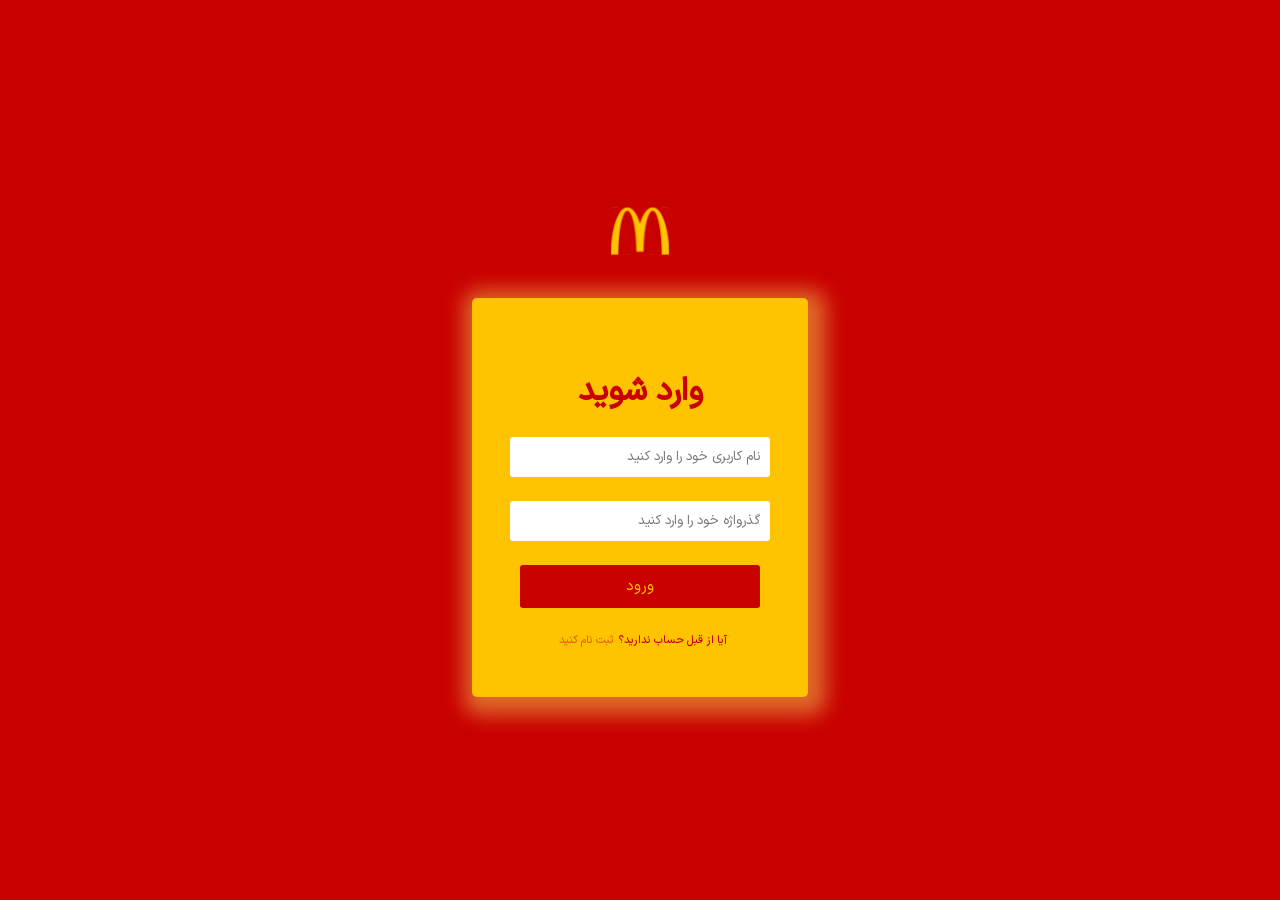
<file: signin/index.html>
<!doctype html>
<html lang="fa-IR" dir="rtl">
  <head>
    <meta charset="UTF-8" />
    <meta name="viewport" content="width=device-width, initial-scale=1.0" />
    <title>ورود - مک دونالد</title>
    <link href="../public/styles/login.css" rel="stylesheet" />
    <link rel="stylesheet" href="../public/styles/custom.css">
    <link rel="stylesheet" href="https://cdnjs.cloudflare.com/ajax/libs/font-awesome/6.6.0/css/all.min.css" />
    <link rel="icon" type="image/png" href="../public/images/favicon2.png">
  </head>

  <body>
    <audio class="success" src="../public/audios/done.mp3"></audio>
    <audio class="failed" src="../public/audios/error.mp3"></audio>
    <a href="../"><img src="../public/images/lgo.svg" /></a>

    <form name="form1" id="signup" method="post">
      <h1>وارد شوید</h1>
      <input
        type="text"
        id="username"
        name="username"
        placeholder="نام کاربری خود را وارد کنید"
      /><br />
      <input
        type="password"
        id="password"
        name="password"
        placeholder="گذرواژه خود را وارد کنید"
      /><br />
      <input class="submit-btn" type="submit" value="ورود" /><br />
      <p>
        آیا از قبل حساب ندارید؟<a href="../signup" style="margin-right: 4px"
          >ثبت نام کنید</a
        >
      </p>
    </form>

    <div class="toast-wrapper">
      <!-- Data Loded By JS -->
    </div>
    <script src="../public/scripts/signin.js" type="module"></script>
  </body>
</html>
</file>
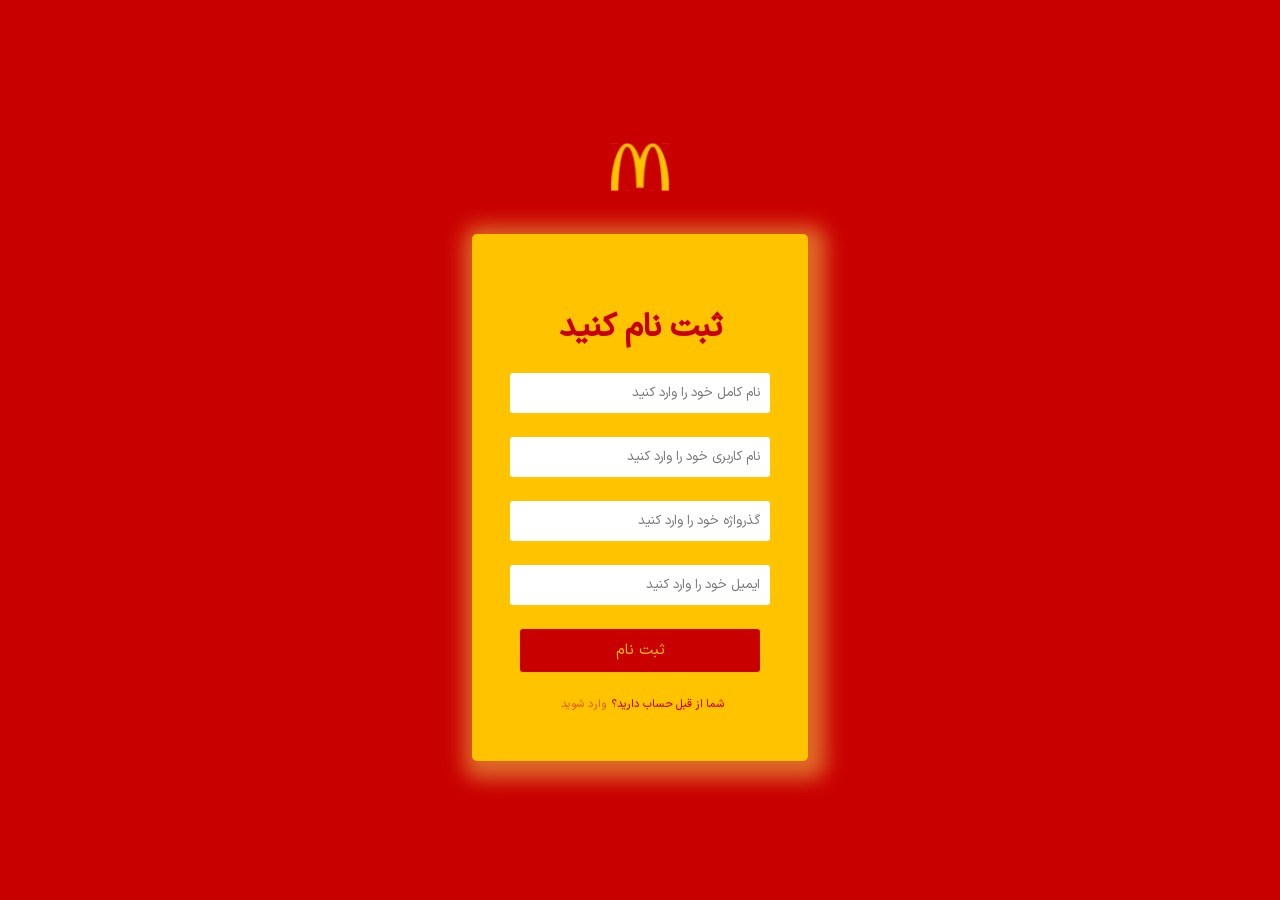
<file: signup/index.html>
<!doctype html>
<html lang="fa-IR" dir="rtl">
  <head>
    <meta charset="UTF-8" />
    <meta name="viewport" content="width=device-width, initial-scale=1.0" />
    <title>ثبت نام - مک دونالد</title>
    <link href="../public/styles/login.css" rel="stylesheet" />
    <link rel="stylesheet" href="../public/styles/custom.css">
    <link
      rel="stylesheet"
      href="https://cdnjs.cloudflare.com/ajax/libs/font-awesome/6.6.0/css/all.min.css"
    />
    <link rel="icon" type="image/png" href="../public/images/favicon2.png">
  </head>
  <body class="body-sign_in">
    <audio class="success" src="../public/audios/done.mp3"></audio>
    <audio class="failed" src="../public/audios/error.mp3"></audio>
    <a href="../"><img src="../public/images/lgo.svg" /></a>
    <form class="form-sign_in" id="form" name="form1" method="post">
      <h1>ثبت نام کنید</h1>
      <input
        type="text"
        id="realname"
        name="realname"
        placeholder="نام کامل خود را وارد کنید"
      /><br />
      <input
        type="text"
        id="username"
        name="username"
        placeholder="نام کاربری خود را وارد کنید"
      /><br />
      <input
        type="password"
        id="password"
        name="password"
        placeholder="گذرواژه خود را وارد کنید"
      /><br />
      <input
        type="email"
        id="email"
        name="email"
        placeholder="ایمیل خود را وارد کنید"
      /><br />
      <input type="submit" value="ثبت نام" class="submit-btn" /><br />
      <p>
        شما از قبل حساب دارید؟<a href="../signin" style="margin-right: 4px"
          >وارد شوید</a
        >
      </p>
      <p></p>
    </form>

    <div class="toast-wrapper">
      <!-- Data Loded By JS -->
    </div>
    
    <script src="../public/scripts/signup.js" type="module"></script>
  </body>
</html>
</file>
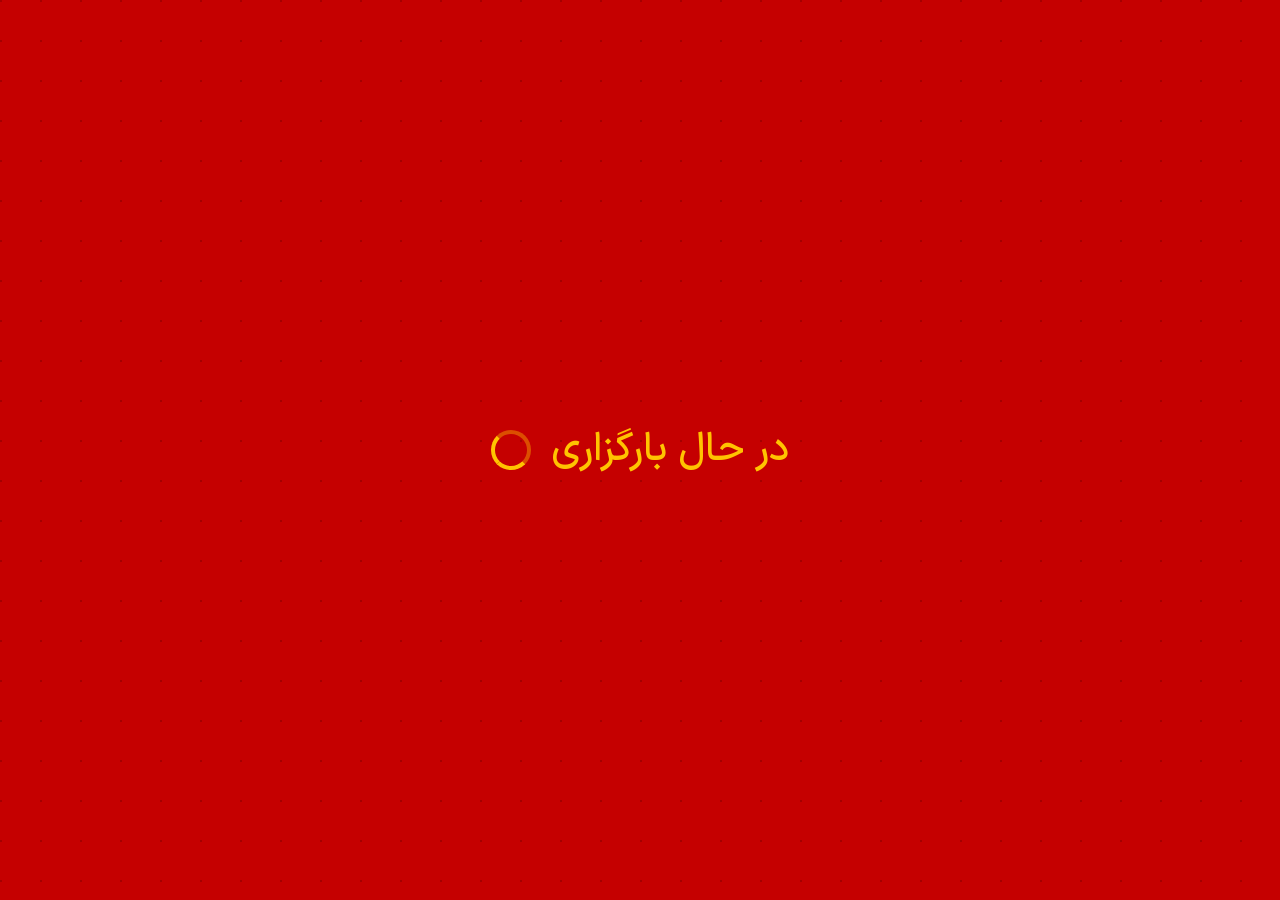
<file: admin/dashboard/products/index.html>
<!doctype html>
<html lang="fa-IR" dir="rtl">
  <head>
    <meta charset="UTF-8" />
    <meta name="viewport" content="width=device-width, initial-scale=1.0" />
    <title>مک دونالد - مدیریت محصولات</title>
    <link rel="stylesheet" href="../../../public/styles/admin.css" />
    <link rel="stylesheet" href="../../../public/styles/custom.css" />
    <link
      rel="stylesheet"
      href="https://cdnjs.cloudflare.com/ajax/libs/font-awesome/6.6.0/css/all.min.css"
    />
    <link rel="icon" type="image/png" href="../../../public/images/favicon2.png">
  </head>

  <body onload="getFoodPageData()">
    <audio class="success" src="../../../public/audios/done.mp3"></audio>
    <audio class="failed" src="../../../public/audios/error.mp3"></audio>
    <div class="main-box">
      <!-- main content -->
      <main>
        <!-- Sidebar -->
        <aside class="sidebar">
          <header>
            <a href="../../../">
              <img src="../../../public/images/lgo.svg" class="website-logo" alt="" />
            </a>
          </header>
          <main class="side-menu">
            <ul class="side-container">
              <li>
                <a href="./../../" class="navlink">
                  <span class="navicon"><i class="fa-solid fa-house"></i></span>
                  <span class="title">داشبورد</span>
                </a>
              </li>
              <!-- Products -->
              <li>
                <a href="#" class="navlink active">
                  <span class="navicon"><i class="fa-solid fa-box"></i></span>
                  <span class="title">محصولات</span>
                </a>
              </li>
              <li>
                <a href="./../users/" class="navlink">
                  <span class="navicon"><i class="fa-solid fa-users"></i></span>
                  <span class="title">کاربران</span>
                </a>
              </li>
            </ul>
          </main>
          <footer></footer>
          <button class="toggle-sidebar">
            <!-- Arrow Right -->
            <i class="fa-solid fa-angle-left"></i>
          </button>
        </aside>

        <!-- Content -->
        <section class="content">
          <!-- breadcrumbs -->
          <div class="breadcrumbs">
            <a href="/admin/" class="breadcrumb">صفحه اصلی</a>
            <span class="backslack"> / </span>
            <a href="/admin/dashboard/products/">محصولات</a>
          </div>

          <!-- Table -->
          <div class="table-component">
            <i class="ui-border emerald top"></i>
            <!-- Table Header -->
            <div class="section-header">
              <div>
                <p class="title-text">لیست محصولات</p>
                <p class="products-count-text caption-text">
                  <span class="products-data">0</span>
                  <span> محصول در وبسایت شما وجود دارد </span>
                </p>
              </div>
              <button id="create-product" class="section-link">
                <span>
                  <span> ایجاد محصول </span>
                  <!-- Plus icon -->
                  <i class="fa-solid fa-plus"></i>
                </span>
              </button>
            </div>

            <!-- Table Head row -->
            <div class="table-head-row">
              <p>عنوان محصول</p>
              <p>توضیحات محصول</p>
              <p>قیمت محصول</p>
              <p>دسته بندی</p>
              <p>تاریخ ایجاد</p>
              <p>تصویر محصول</p>
              <p>مدیریت</p>
            </div>

            <!-- Table body (content) -->
            <div class="table-body products">
              <!-- Data Loded From JS -->
            </div>

            <!-- Table Footer  -->
            <div class="table-footer">
              <!-- Pagination -->
              <div class="pagination"></div>
            </div>
          </div>
        </section>
      </main>
      <div class="toast-wrapper">
        <!-- Data Loded By JS -->
      </div>

      <div class="modal-screen hidden">
        <form class="modal" name="register">
          <!-- Data Loded From JS -->
        </form>
      </div>

      <button class="theme-button">
        <!-- Moon icon -->
        <!-- <i class="fas fa-moon"></i> -->
        <!-- Sun icon -->
        <i class="fas fa-sun"></i>
      </button>

      <!-- Data Loded By JS -->
    </div>
    <h1 class="error-box">لطفا گزینه سایت مخصوص دسکتاپ را فعال کنید</h1>
    <div class="loading-box">
      <h1>در حال بارگزاری</h1>
      <div class="loader"></div>
    </div>
    <script src="../../../public/scripts/admin.js" type="module"></script>
  </body>
</html>
</file>
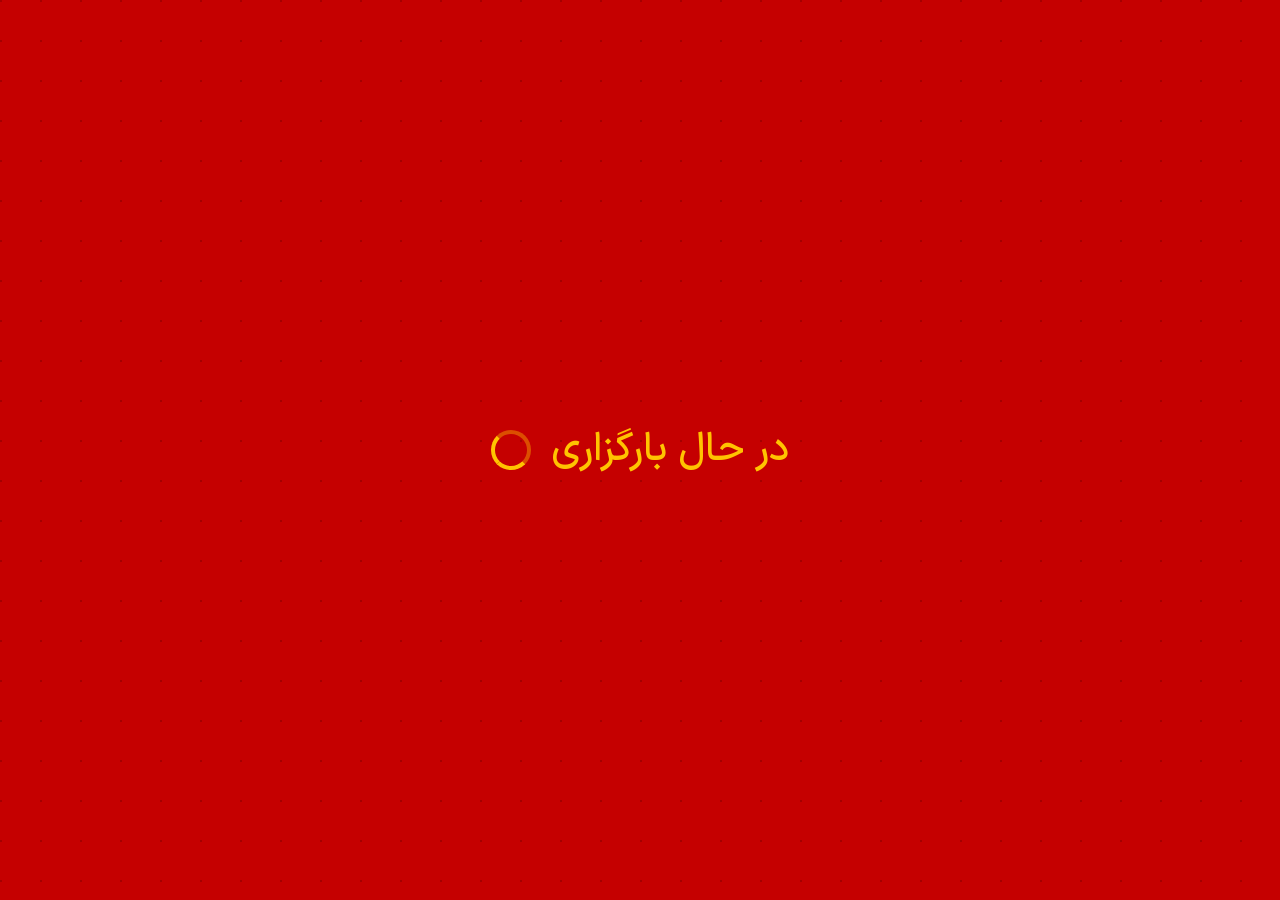
<file: admin/dashboard/users/index.html>
<!doctype html>
<html lang="fa-IR" dir="rtl">
  <head>
    <meta charset="UTF-8" />
    <meta name="viewport" content="width=device-width, initial-scale=1.0" />
    <title>مک دونالد - مدیریت کاربران</title>
    <link rel="stylesheet" href="../../../public/styles/admin.css" />
    <link rel="stylesheet" href="../../../public/styles/custom.css" />
    <link
      rel="stylesheet"
      href="https://cdnjs.cloudflare.com/ajax/libs/font-awesome/6.6.0/css/all.min.css"
    />
    <link rel="icon" type="image/png" href="../../../public/images/favicon2.png">
  </head>

  <body onload="getUserPageData()">
    <audio class="success" src="../../../public/audios/done.mp3"></audio>
    <audio class="failed" src="../../../public/audios/error.mp3"></audio>
    <div class="main-box">
      <!-- main content -->
      <main>
        <!-- Sidebar -->
        <aside class="sidebar">
          <header>
            <a href="../../../">
              <img src="../../../public/images/lgo.svg" class="website-logo" alt="مک دونالد" />
            </a>
          </header>
          <main class="side-menu">
            <ul class="side-container">
              <li>
                <a href="./../../" class="navlink">
                  <span class="navicon"><i class="fa-solid fa-house"></i></span>
                  <span class="title">داشبورد</span>
                </a>
              </li>
              <!-- products -->
              <li>
                <a href="./../products/" class="navlink">
                  <span class="navicon"><i class="fa-solid fa-box"></i></span>
                  <span class="title">محصولات</span>
                </a>
              </li>
              <li>
                <a href="#" class="navlink active">
                  <span class="navicon"><i class="fa-solid fa-users"></i></span>
                  <span class="title">کاربران</span>
                </a>
              </li>
            </ul>
          </main>
          <footer></footer>
          <button class="toggle-sidebar">
            <!-- Arrow Right -->
            <i class="fa-solid fa-angle-left"></i>
          </button>
        </aside>

        <!-- Content -->
        <section class="content">
          <!-- breadcrumbs -->
          <div class="breadcrumbs">
            <a href="/admin/" class="breadcrumb">صفحه اصلی</a>
            <span class="backslack"> / </span>
            <a href="/admin/dashboard/users/"> کاربران </a>
          </div>

          <!-- Table -->
          <div class="table-component">
            <i class="ui-border emerald top"></i>
            <!-- Table Header -->
            <div class="section-header">
              <div>
                <p class="title-text">لیست کاربران</p>
                <p class="users-count-text caption-text">
                  <span class="users-data">0</span>
                  <span>کاربر ثبت نام کرده اند</span>
                </p>
              </div>
              <button href="#" id="create-user" class="section-link">
                <span>
                  <span> ایجاد کاربر </span>
                  <!-- Plus icon -->
                  <i class="fa-solid fa-plus"></i>
                </span>
              </button>
            </div>

            <!-- Table Head row -->
            <div class="table-head-row">
              <p>نام و نام خانوادگی</p>
              <p>نام کاربری</p>
              <p>آدرس ایمیل</p>
              <p>گذرواژه</p>
              <p>تاریخ ایجاد</p>
              <p>دسترسی</p>
              <p>مدیریت</p>
            </div>

            <!-- Table body (content) -->
            <div class="table-body users">
              <!-- Data Loded From JS -->
            </div>

            <!-- Table Footer  -->
            <div class="table-footer">
              <!-- Pagination -->
              <div class="pagination">
                <!-- Data Loded From JS -->
              </div>
            </div>
          </div>
        </section>
      </main>
      <div class="toast-wrapper">
        <!-- Data Loded By JS -->
      </div>

      <div class="modal-screen hidden">
        <form class="modal">
          <header class="modal-header">
            <h3>ویرایش اطلاعات کاربر</h3>
            <button class="close-modal">
              <i class="fas fa-times"></i>
            </button>
          </header>
          <main class="modal-content">
            <input
              type="text"
              class="modal-input"
              placeholder="نام و نام خانوادگی را وارد نمائید ..."
              id="user-fullName"
            />
            <input
              type="number"
              class="modal-input"
              id="user-username"
              placeholder="نام کاربری را وارد نمائید ..."
            />
            <input
              type="email"
              class="modal-input"
              id="user-email"
              placeholder="ایمیل را وارد نمائید ..."
            />
            <input
              type="email"
              class="modal-input"
              id="user-password"
              placeholder="رمز عبور را وارد نمائید ..."
            />
          </main>
          <footer class="modal-footer">
            <button class="cancel">انصراف</button>
            <button class="submit">تائید</button>
          </footer>
        </form>
      </div>

      <button class="theme-button">
        <!-- Moon icon -->
        <!-- <i class="fas fa-moon"></i> -->
        <!-- Sun icon -->
        <i class="fas fa-sun"></i>
      </button>
      <!-- Data Loded By JS -->
    </div>
    <h1 class="error-box">لطفا گزینه سایت مخصوص دسکتاپ را فعال کنید</h1>
    <div class="loading-box">
      <h1>در حال بارگزاری</h1>
      <div class="loader"></div>
    </div>
    <script src="../../../public/scripts/admin.js" type="module"></script>
  </body>
</html>
</file>
<file: public/styles/style.css>
* {
  margin: 0;
  padding: 0;
  box-sizing: border-box;
}

*,
::before,
::after {
  --tw-border-spacing-x: 0;
  --tw-border-spacing-y: 0;
  --tw-translate-x: 0;
  --tw-translate-y: 0;
  --tw-rotate: 0;
  --tw-skew-x: 0;
  --tw-skew-y: 0;
  --tw-scale-x: 1;
  --tw-scale-y: 1;
  --tw-pan-x: ;
  --tw-pan-y: ;
  --tw-pinch-zoom: ;
  --tw-scroll-snap-strictness: proximity;
  --tw-gradient-from-position: ;
  --tw-gradient-via-position: ;
  --tw-gradient-to-position: ;
  --tw-ordinal: ;
  --tw-slashed-zero: ;
  --tw-numeric-figure: ;
  --tw-numeric-spacing: ;
  --tw-numeric-fraction: ;
  --tw-ring-inset: ;
  --tw-ring-offset-width: 0px;
  --tw-ring-offset-color: #fff;
  --tw-ring-color: rgb(59 130 246 / 0.5);
  --tw-ring-offset-shadow: 0 0 #0000;
  --tw-ring-shadow: 0 0 #0000;
  --tw-shadow: 0 0 #0000;
  --tw-shadow-colored: 0 0 #0000;
  --tw-blur: ;
  --tw-brightness: ;
  --tw-contrast: ;
  --tw-grayscale: ;
  --tw-hue-rotate: ;
  --tw-invert: ;
  --tw-saturate: ;
  --tw-sepia: ;
  --tw-drop-shadow: ;
  --tw-backdrop-blur: ;
  --tw-backdrop-brightness: ;
  --tw-backdrop-contrast: ;
  --tw-backdrop-grayscale: ;
  --tw-backdrop-hue-rotate: ;
  --tw-backdrop-invert: ;
  --tw-backdrop-opacity: ;
  --tw-backdrop-saturate: ;
  --tw-backdrop-sepia: ;
  --tw-contain-size: ;
  --tw-contain-layout: ;
  --tw-contain-paint: ;
  --tw-contain-style: ;
}

::backdrop {
  --tw-border-spacing-x: 0;
  --tw-border-spacing-y: 0;
  --tw-translate-x: 0;
  --tw-translate-y: 0;
  --tw-rotate: 0;
  --tw-skew-x: 0;
  --tw-skew-y: 0;
  --tw-scale-x: 1;
  --tw-scale-y: 1;
  --tw-pan-x: ;
  --tw-pan-y: ;
  --tw-pinch-zoom: ;
  --tw-scroll-snap-strictness: proximity;
  --tw-gradient-from-position: ;
  --tw-gradient-via-position: ;
  --tw-gradient-to-position: ;
  --tw-ordinal: ;
  --tw-slashed-zero: ;
  --tw-numeric-figure: ;
  --tw-numeric-spacing: ;
  --tw-numeric-fraction: ;
  --tw-ring-inset: ;
  --tw-ring-offset-width: 0px;
  --tw-ring-offset-color: #fff;
  --tw-ring-color: rgb(59 130 246 / 0.5);
  --tw-ring-offset-shadow: 0 0 #0000;
  --tw-ring-shadow: 0 0 #0000;
  --tw-shadow: 0 0 #0000;
  --tw-shadow-colored: 0 0 #0000;
  --tw-blur: ;
  --tw-brightness: ;
  --tw-contrast: ;
  --tw-grayscale: ;
  --tw-hue-rotate: ;
  --tw-invert: ;
  --tw-saturate: ;
  --tw-sepia: ;
  --tw-drop-shadow: ;
  --tw-backdrop-blur: ;
  --tw-backdrop-brightness: ;
  --tw-backdrop-contrast: ;
  --tw-backdrop-grayscale: ;
  --tw-backdrop-hue-rotate: ;
  --tw-backdrop-invert: ;
  --tw-backdrop-opacity: ;
  --tw-backdrop-saturate: ;
  --tw-backdrop-sepia: ;
  --tw-contain-size: ;
  --tw-contain-layout: ;
  --tw-contain-paint: ;
  --tw-contain-style: ;
}

body {
  font-family: Sans-Medium;
}

img {
  width: 100%;
}

li {
  list-style-type: none;
}

a {
  text-decoration: none;
  color: black;
}

/* Normalize Css */

html {
  line-height: 1.15;
  -webkit-text-size-adjust: 100%;
}

body {
  margin: 0;
}

main {
  display: block;
}

h1 {
  font-size: 2em;
  margin: 0.67em 0;
}

hr {
  box-sizing: content-box;
  height: 0;
  overflow: visible;
}

pre {
  font-family: monospace, monospace;
  font-size: 1em;
}

a {
  background-color: transparent;
}

abbr[title] {
  border-bottom: none;
  text-decoration: underline;
  text-decoration: underline dotted;
}

b,
strong {
  font-weight: bolder;
}

code,
kbd,
samp {
  font-family: monospace, monospace;
  font-size: 1em;
}

small {
  font-size: 80%;
}

sub,
sup {
  font-size: 75%;
  line-height: 0;
  position: relative;
  vertical-align: baseline;
}

sub {
  bottom: -0.25em;
}

sup {
  top: -0.5em;
}

img {
  border-style: none;
}

button,
input,
optgroup,
select,
textarea {
  font-family: inherit;
  font-size: 100%;
  line-height: 1.15;
  margin: 0;
}

button,
input {
  overflow: visible;
}

button,
select {
  text-transform: none;
}

/* button,
[type="button"],
[type="reset"],
[type="submit"] {
    -webkit-appearance: button;
} */

button::-moz-focus-inner,
[type="button"]::-moz-focus-inner,
[type="reset"]::-moz-focus-inner,
[type="submit"]::-moz-focus-inner {
  border-style: none;
  padding: 0;
}

button:-moz-focusring,
[type="button"]:-moz-focusring,
[type="reset"]:-moz-focusring,
[type="submit"]:-moz-focusring {
  outline: 1px dotted ButtonText;
}

fieldset {
  padding: 0.35em 0.75em 0.625em;
}

legend {
  box-sizing: border-box;
  color: inherit;
  display: table;
  max-width: 100%;
  padding: 0;
  /* 3 */
  white-space: normal;
}

progress {
  vertical-align: baseline;
}

textarea {
  overflow: auto;
}

[type="checkbox"],
[type="radio"] {
  box-sizing: border-box;
  padding: 0;
}

[type="number"]::-webkit-inner-spin-button,
[type="number"]::-webkit-outer-spin-button {
  height: auto;
}

/* [type="search"] {
    -webkit-appearance: textfield;
    outline-offset: -2px;
} */

[type="search"]::-webkit-search-decoration {
  -webkit-appearance: none;
}

::-webkit-file-upload-button {
  -webkit-appearance: button;
  font: inherit;
}

details {
  display: block;
}

summary {
  display: list-item;
}

template {
  display: none;
}

[hidden] {
  display: none;
}

/* fonts */

@font-face {
  font-family: poppins;
  font-style: normal;
  font-weight: 900;
  src: url("../fonts/poppins/poppins-bold-webfont.woff") format("woff");
}

@font-face {
  font-family: poppins;
  font-style: normal;
  font-weight: 700;
  src: url("../fonts/poppins/poppins-bold-webfont.woff") format("woff");
}

@font-face {
  font-family: poppins;
  font-style: normal;
  font-weight: 600;
  src: url("../fonts/poppins/poppins-semibold-webfont.woff") format("woff");
}

@font-face {
  font-family: poppins;
  font-style: normal;
  font-weight: 500;
  src: url("../fonts/poppins/poppins-medium-webfont.woff") format("woff");
}

@font-face {
  font-family: poppins;
  font-style: normal;
  font-weight: 400;
  src: url("../fonts/poppins/poppins-regular-webfont.woff") format("woff");
}

@font-face {
  font-family: poppins;
  font-style: normal;
  font-weight: 300;
  src: url("../fonts/poppins/poppins-light-webfont.woff") format("woff");
}

@font-face {
  font-family: "Sans-Regular";

  src: url(../fonts/Sans-Regular.ttf);
}

@font-face {
  font-family: "Sans-Medium";

  src: url(../fonts/Sans-Medium.ttf);
}

@font-face {
  font-family: "Sans-DemiBold";

  src: url(../fonts/Sans-DemiBold.ttf);
}

@font-face {
  font-family: "Sans-Bold";

  src: url(../fonts/Sans-Bold.ttf);
}

/* colors */

:root {
  --color_fff: #fff;
  --color_C90000: #c90000;
  --color_7D7C7C: #7d7c7c;
  --color_504F4F: #504f4f;
  --color_323232: #323232;
  --color_FFC300: #ffc300;
  --color_FFF6A3: #fff6a3;
  --color_E3E3E3: #e3e3e3;
  --color_F1F1F1: #f1f1f1;
  --Transition: all 250ms ease-in;
}

@keyframes rotate {
  0% {
    transform: rotate(0deg);
  }
  25% {
    transform: rotate(5deg);
  }
  65% {
    transform: rotate(-5deg);
  }
  100% {
    transform: rotate(0deg);
  }
}

/* site container */

.container {
  max-width: 1140px;
  margin: 0 auto;
  padding: 0 0.5rem;
}

/* header nav */

.header {
  margin-top: 1rem;
}

.header-nav {
  display: grid;
  grid-template-columns: auto 500px auto;
  justify-content: space-between;
  align-items: center;
  grid-gap: 1rem;
  padding-bottom: 4px;
}

.menu {
  display: flex;
  justify-content: flex-start;
  align-items: center;
  gap: 2.5rem;
}

.menu-item {
  list-style-type: none;
}

.menu-item_link,
.button-left,
.button-right {
  text-decoration: none;
  font-size: 16px;
  font-weight: 500;
}

.menu-item_link {
  color: var(--color_7D7C7C);
  text-wrap: nowrap;
  font-weight: 500;
}

.user-basket {
  color: var(--color_7D7C7C);
  transition: color 0.5s linear;
  cursor: pointer;
  padding: 4px;
  border-radius: 4px;
  border: none;
  background-color: transparent;
}

.user-basket:hover {
  color: var(--color_C90000);
}

.red-color {
  color: var(--color_C90000);
  font-weight: 600;
}

.button-left,
.button-right {
  border-radius: 100px;
  width: 3rem;
  -webkit-border-radius: 100px;
  -moz-border-radius: 100px;
  -ms-border-radius: 100px;
  -o-border-radius: 100px;
  padding: 7px 16px 8px 16px;
  border: 1px solid var(--color_C90000);
  background-color: var(--color_C90000);
  color: var(--color_fff);
  transition: 0.5s all;
  -webkit-transition: 0.5s all;
  -moz-transition: 0.5s all;
  -ms-transition: 0.5s all;
  -o-transition: 0.5s all;
  font-weight: 500;
}

.button-left {
  background-color: var(--color_fff);
  color: var(--color_C90000);
  font-weight: 400;
}

.button-left:hover {
  background-color: var(--color_C90000);
  color: var(--color_fff);
}

.button-right:hover {
  background-color: var(--color_fff);
  color: var(--color_C90000);
}

.menu-icon {
  display: none;
}

.close-menu {
  transform: rotate(45deg);
  -webkit-transform: rotate(45deg);
  -moz-transform: rotate(45deg);
  -ms-transform: rotate(45deg);
  -o-transform: rotate(45deg);
  display: none;
  cursor: pointer;
}

/*
.menu-side{
    position: fixed;
    height: 100%;
    left: -250px;
    top: 0px;                                                                       The code is written with JavaScript
    background-color: var(--color_FFC300);
    padding: 2rem;
    transition: all 0.5s;
    -webkit-transition: all 0.5s;
    -moz-transition: all 0.5s;
    -ms-transition: all 0.5s;
    -o-transition: all 0.5s;
}

.menu-side li {
    margin-bottom: 1.5rem;
}

#input-menu:checked + label + .menu-side{
    left: 0px;
}

#input-menu:checked  + label .menu-icon{
    display: none;
}

#input-menu:checked  + label .close-menu{
display: block;
} */

/* responsive nav */

@media (min-width: 940px) {
  .menu-icon {
    display: none !important;
  }
  .close-menu {
    display: none !important;
  }
}

@media (max-width: 940px) {
  .header-nav {
    grid-template-columns: repeat(3, auto);
    justify-content: space-between;
  }

  /* .menu{
        display: none;     nav responsive in css
    } */

  .menu {
    flex-direction: column;
    position: fixed;
    width: 15rem;
    height: 100%;
    right: -250px;
    top: 0px;
    z-index: 100;
    background-color: var(--color_FFC300);
    padding: 2rem;
    transition: all 0.5s;
    -webkit-transition: all 0.5s;
    -moz-transition: all 0.5s;
    -ms-transition: all 0.5s;
    -o-transition: all 0.5s;
  }

  .menu-icon {
    display: block;
    cursor: pointer;
  }
}

/* header-content */

.header-content {
  display: grid;
  grid-template-columns: repeat(2, 1fr);
  margin-top: 1.5rem;
}

.header-content_left {
  align-self: center;
}

.content-left_title {
  font-size: 48px;
  font-weight: 600;
  line-height: 72px;
  color: var(--color_C90000);
  margin-bottom: 12px;
}

.content-left_text {
  font-size: 16px;
  font-weight: 400;
  line-height: 24px;
}

.content-left_product {
  font-weight: 300;
  font-size: 16px;
  line-height: 24px;
  margin-top: 40px;
  margin-bottom: 12px;
}

.content-left_price {
  font-weight: 400;
  font-size: 24px;
  line-height: 36px;
}

.header-content_buttons {
  display: flex;
  align-items: center;
  gap: 40px;
}

.button-left_order {
  width: 140px;
  height: 46px;
  padding: 8px 16px 8px 16px;
  box-shadow: 0px 10px 17px 0px #7090b033;
  border-radius: 100px;
  -webkit-border-radius: 100px;
  -moz-border-radius: 100px;
  -ms-border-radius: 100px;
  -o-border-radius: 100px;
  display: flex;
  align-items: center;
  justify-content: space-between;
}

.number-button_left {
  color: var(--color_FFC300);
  font-size: 20px;
  font-weight: 500;
  line-height: 30px;
  text-align: left;
}

.button-right_order {
  display: flex;
  align-items: center;
  justify-content: space-evenly;
  border: none;
  width: 189px;
  height: 62px;
  padding: 16px 24px 16px 24px;
  background-color: var(--color_FFC300);
  border-radius: 100px;
  -webkit-border-radius: 100px;
  -moz-border-radius: 100px;
  -ms-border-radius: 100px;
  -o-border-radius: 100px;
  cursor: pointer;
  box-shadow: 0px 20px 20px 0px #7090b033;
}

.order-text {
  font-size: 20px;
  font-weight: 500;
  line-height: 30px;
  text-align: left;
}

.header-content_right {
  position: relative;
}

.delivery-food {
  border-radius: 50px 50px 0px 50px;
  -webkit-border-radius: 50px 50px 0px 50px;
  -moz-border-radius: 50px 50px 0px 50px;
  -ms-border-radius: 50px 50px 0px 50px;
  -o-border-radius: 50px 50px 0px 50px;
  border: 1px solid var(--color_F1F1F1);
  width: 163px;
  height: 80px;
  padding: 12px;
  background-color: #e0e0e0;
  position: absolute;
  top: 2.5rem;
  right: -6.7rem;
}

.delivery-top {
  display: flex;
  align-items: center;
  justify-content: space-evenly;
}

.delivery-food_title {
  font-size: 24px;
  font-weight: 400;
  line-height: 36px;
  margin: 0;
}

.delivery-food_text {
  font-size: 16px;
  font-weight: 400;
  line-height: 24px;
  text-align: center;
  color: var(--color_7D7C7C);
}

.b-o_mobile {
  display: none;
}

/* header-content responsive */
@media (max-width: 1067px) {
  .container {
    max-width: 920px;
  }
}

@media (max-width: 923px) {
  .delivery-food {
    width: 123px;
    height: 60px;
    padding: 10px;
    right: -4.7rem;
    top: 0rem;
  }

  .delivery-food_title {
    font-size: 19px;
    line-height: 24px;
  }

  .delivery-food_text {
    font-size: 13px;
  }
}

@media (max-width: 834px) {
  .header-content {
    margin-top: 3.5rem;
  }

  .delivery-food {
    right: -5rem;
    top: -2rem;
  }

  .content-left_title {
    font-size: 36px;
    line-height: 56px;
  }

  .content-left_text {
    font-size: 13px;
    line-height: 20px;
  }

  .content-left_product {
    font-size: 12px;
    line-height: 16px;
    margin-top: 40px;
  }

  .content-left_price {
    font-size: 18px;
    line-height: 26px;
  }

  .button-left_order {
    width: 120px;
    height: 42px;
    padding: 8px 16px 8px 16px;
  }

  .number-button_left {
    font-size: 16px;
    line-height: 30px;
  }

  .button-right_order {
    width: 150px;
    height: 50px;
    padding: 12px 20px 12px 20px;
  }

  .order-text {
    font-size: 14px;
    line-height: 30px;
    text-align: left;
  }

  .plus {
    width: 18px;
    height: 18px;
  }

  .mines {
    width: 18px;
    height: 18px;
  }

  .shop {
    width: 18px;
    height: 18px;
  }
}

@media (max-width: 696px) {
  .container {
    max-width: 540px;
  }

  .main-menu_title h4 {
    font-size: 16px;
  }

  .delivery-food {
    position: static;
  }

  .menu {
    z-index: 100;
  }

  .menu-products {
    justify-content: center;
  }

  .header-content {
    grid-template-columns: repeat(1, 1fr);
  }

  br {
    display: none;
  }

  .content-left_title {
    text-align: center;
  }

  .content-left_text {
    text-align: center;
    margin-bottom: 3rem;
  }

  .b-o_desktop {
    display: none;
  }

  .b-o_mobile {
    display: flex;
    flex-direction: column;
    align-items: center;
  }

  .header-content_buttons {
    flex-wrap: wrap;
  }
}

@media (max-width: 404px) {
  .copy-right_title {
    font-size: 13px;
  }
}

@media (max-width: 340px) {
  .header-content_buttons {
    justify-content: center;
  }

  .button-wrapper {
    display: flex;
    justify-content: center;
    flex-wrap: wrap;
  }
}

/* main-menu */

.main-menu_title {
  position: relative;
  margin-bottom: 2rem;
}

.main-menu_title h4 {
  text-align: center;
  color: var(--color_C90000);
  font-size: 48px;
  font-weight: 600;
  line-height: 72px;
  text-align: right;
}

.border-bottom_menu {
  position: absolute;
  bottom: 1rem;
  width: 70px;
  height: 9px;
  z-index: -1;
  background-color: var(--color_FFF6A3);
}

.main-menu_category {
  display: flex;
  column-gap: 20px;
  overflow-x: auto;
}

.button-category {
  display: flex;
  align-items: center;
  justify-content: center;
  column-gap: 8px;
  height: 2%;
  border: 1px solid var(--color_E3E3E3);
  background-color: var(--color_F1F1F1);
  padding: 8px 20px;
  border-radius: 100px;
  -webkit-border-radius: 100px;
  -moz-border-radius: 100px;
  -ms-border-radius: 100px;
  -o-border-radius: 100px;
  font-size: 16px;
  font-weight: 400;
  line-height: 36px;
  text-align: left;
  cursor: pointer;
  transform: all 0.7s;
  -webkit-transform: all 0.7s;
  -moz-transform: all 0.7s;
  -ms-transform: all 0.7s;
  -o-transform: all 0.7s;
}

.menu-products {
  display: grid;
  grid-template-columns: repeat(auto-fit, 323px);
  align-items: center;
  grid-template-rows: auto;
  grid-auto-rows: 420px;
  grid-gap: 20px;
  margin-top: 2.5rem;
}

.menu-product_item {
  display: flex;
  flex-direction: column;
  justify-content: space-between;
  border-radius: 12px;
  -webkit-border-radius: 12px;
  -moz-border-radius: 12px;
  -ms-border-radius: 12px;
  -o-border-radius: 12px;
  border: 1px solid var(--color_E3E3E3);
  padding: 16px;
}

.menu-product_image {
  position: relative;
  display: flex;
  justify-content: center;
}

.menu-product_image > svg {
  position: absolute;
  top: 0;
  left: 0;
}

.menu-product_image > img {
  width: 227px;
  height: 170px;
}

#lipton {
  width: 122.5px;
}

.product-rectangle {
  position: absolute;
  bottom: -1rem;
  z-index: -1;
  width: 338px;
  height: 105px;
  border-radius: 8px;
  -webkit-border-radius: 8px;
  -moz-border-radius: 8px;
  -ms-border-radius: 8px;
  -o-border-radius: 8px;
  background-color: #fffde6;
}

.product-info_title {
  font-size: 20px;
  font-weight: 600;
  line-height: 30px;
  text-align: right;
  color: var(--color_323232);
}

.product-info_text {
  font-size: 14px;
  font-weight: 400;
  line-height: 21px;
  text-align: right;
  color: var(--color_504F4F);
}

.product-info_stars {
  display: flex;
  column-gap: 1px;
  margin-top: 0.3rem;
  justify-content: flex-end;
}

.product-info_number {
  font-size: 14px;
  font-weight: 500;
  line-height: 21px;
  text-align: left;
  color: var(--color_7D7C7C);
}

.product-info_sale {
  display: flex;
  align-items: center;
  justify-content: space-between;
  margin-top: 1rem;
}

.info-sale_money {
  font-size: 24px;
  font-weight: 600;
  line-height: 36px;
  text-align: left;
  color: var(--color_323232);
}

.info-sale_button {
  display: flex;
  align-items: center;
  justify-content: center;
  width: 44px;
  height: 44px;
  background-color: var(--color_C90000);
  border-radius: 8px;
  -webkit-border-radius: 8px;
  -moz-border-radius: 8px;
  -ms-border-radius: 8px;
  -o-border-radius: 8px;
  padding: 5.4px;
  gap: 4.5px;
  border: none;
  cursor: pointer;
}

.see-all_wrapper {
  display: flex;
  align-items: center;
  justify-content: center;
  margin-top: 28px;
}

.see-all_text {
  font-size: 20px;
  font-weight: 500;
  line-height: 30px;
  text-align: left;
  color: var(--color_504F4F);
  text-decoration: underline;
  cursor: pointer;
}

/* main-menu responsive */

@media (max-width: 696px) {
  .main-menu_title h4 {
    font-size: 32px;
    line-height: 53px;
  }

  .border-bottom_menu {
    width: 96px;
    height: 4px;
    bottom: 0;
  }
}

/* sale-off-main */

.sale-off_main {
  margin-top: 2rem;
}

.sale-title_wrapper {
  display: flex;
  justify-content: center;
  align-items: center;
  text-align: center;
}

.sale-off_title {
  position: relative;
  font-size: 48px;
  font-weight: 600;
  line-height: 72px;
  text-transform: uppercase;
  color: var(--color_C90000);
}

.sale-off_border {
  position: absolute;
  width: 263px;
  height: 9px;
  background-color: var(--color_FFF6A3);
  right: 0;
  bottom: 1rem;
  z-index: -1;
}

.sale-off_products {
  display: grid;
  grid-template-columns: repeat(auto-fit, minmax(323px, 364px));
  justify-content: center;
  grid-template-rows: 335px;
  grid-auto-rows: 335px;
  grid-gap: 15px;
}

.sale-off_item {
  padding: 2.5rem 0 2.5rem 1.8rem;
  overflow: hidden;
  border-radius: 20px;
  -webkit-border-radius: 20px;
  -moz-border-radius: 20px;
  -ms-border-radius: 20px;
  -o-border-radius: 20px;
  cursor: pointer;
  border: 1px solid var(--color_E3E3E3);
  background-color: var(--color_F1F1F1);
  transition: var(--Transition);
  -webkit-transition: var(--Transition);
  -moz-transition: var(--Transition);
  -ms-transition: var(--Transition);
  -o-transition: var(--Transition);
}

.sale-off_item:hover {
  background-color: var(--color_C90000);
  transform: scale(1.05);
  -webkit-transform: scale(1.05);
  -moz-transform: scale(1.05);
  -ms-transform: scale(1.05);
  -o-transform: scale(1.05);
}

.sale-off_item:hover .content-sale_button {
  background-color: var(--color_fff);
}

.sale-off_item:hover .off-title_border {
  background-color: var(--color_fff);
}

.sale-off_item:hover .off-title_text {
  color: var(--color_fff);
}

.sale-off_item:hover .price-off_info {
  color: var(--color_fff);
}

.sale-off_item:hover .sale-info_text {
  color: var(--color_fff);
}

.sale-off_item:hover .sale-info_title {
  color: var(--color_FFC300);
}

.sale-off_item:hover .price-main_info {
  color: var(--color_FFC300);
}

.sale-off_item:hover .sale-button_title {
  color: var(--color_323232);
}

.sale-off_item:hover .content-sale_button svg path {
  fill: var(--color_323232);
}

.off-item_title {
  display: flex;
  align-items: center;
  column-gap: 6px;
}

.off-title_text {
  font-size: 16px;
  font-weight: 400;
  line-height: 24px;
  color: var(--color_323232);
  white-space: nowrap;
  transition: var(--Transition);
  -webkit-transition: var(--Transition);
  -moz-transition: var(--Transition);
  -ms-transition: var(--Transition);
  -o-transition: var(--Transition);
}

.off-title_border {
  display: inline-block;
  width: 253px;
  height: 0.25px;
  background-color: var(--color_7D7C7C);
  opacity: 0.2;
  transition: var(--Transition);
}

.content-sale_item {
  display: flex;
  position: relative;
}

.content-sale_info {
  margin-bottom: 1rem;
}

.sale-info_title {
  font-size: 32px;
  font-weight: 600;
  line-height: 48px;
  color: var(--color_C90000);
  text-transform: uppercase;
  margin: 0;
  /* white-space: nowrap; */
  transition: var(--Transition);
}

.sale-info_text {
  font-family: Sans-Regular;
  font-size: 16px;
  line-height: 24px;
  word-break: break-word;
  color: var(--color_504F4F);
  width: 130px;
  height: 86px;
  margin-bottom: 1rem;
  transition: var(--Transition);
  display: flex;
  align-items: center;
}

.sale-info_prices {
  display: flex;
  align-items: center;
  column-gap: 8px;
  margin-bottom: 2rem;
}

.price-off_info {
  font-family: Sans-Medium;
  font-size: 16px;
  line-height: 24px;
  color: var(--color_7D7C7C);
  transition: var(--Transition);
}

.price-main_info {
  font-family: Sans-Medium;
  font-size: 24px;
  line-height: 36px;
  color: var(--color_C90000);
  transition: var(--Transition);
}

.content-sale_button {
  display: flex;
  align-items: center;
  justify-content: space-between;
  width: 140px;
  height: 40px;
  border: none;
  border-radius: 20px;
  -webkit-border-radius: 20px;
  -moz-border-radius: 20px;
  -ms-border-radius: 20px;
  -o-border-radius: 20px;
  padding: 8px 12px;
  background-color: var(--color_504F4F);
  transition: var(--Transition);
  cursor: pointer;
}

.content-sale_button svg path {
  transition: var(--Transition);
}

.sale-button_title {
  font-family: Sans-Medium;
  font-size: 16px;
  line-height: 24px;
  text-align: left;
  color: var(--color_F1F1F1);
  transition: var(--Transition);
}

.content-sale_image {
  position: absolute;
  width: 85%;
  height: 150px;
  top: 3rem;
  left: -6rem;
  border-radius: 10px;
  background-size: cover;
  object-fit: cover;
}

/* sale-off-main responsive */

@media (max-width: 696px) {
  .sale-off_title {
    font-size: 32px;
    line-height: 53px;
  }

  .sale-off_border {
    width: 143px;
    height: 4px;
    bottom: 0;
  }
}

/* mobile-app_main */

.mobile-app_main {
  margin-top: 7rem;
}

.mobile-app_content {
  display: grid;
  grid-template-columns: 401px 55%;
  grid-template-rows: 446.27px;
  justify-content: space-between;
  width: 93%;
  height: 398px;
  background-color: var(--color_F1F1F1);
  padding: 60px 0px;
  border-radius: 500px 0 0 500px;
  -webkit-border-radius: 500px 0 0 500px;
  -moz-border-radius: 500px 0 0 500px;
  -ms-border-radius: 500px 0 0 500px;
  -o-border-radius: 500px 0 0 500px;
  border: 1px solid var(--color_E3E3E3);
}

.mobile-app_image {
  position: relative;
  top: -95px;
  right: 8rem;
}

.mobile-app_image img {
  height: 100%;
  object-fit: cover;
}

.mobile-app_object {
  font-family: Sans-Medium;
  font-size: 20px;
  line-height: 30px;
  text-align: right;
  color: var(--color_7D7C7C);
}

.mobile-app_title {
  font-family: Sans-Medium;
  font-size: 48px;
  line-height: 72px;
  text-align: right;
  color: var(--color_C90000);
  margin: 0.7rem 0;
}

.mobile-app_text {
  max-width: 99%;
  font-family: Sans-Regular;
  font-size: 16px;
  line-height: 24px;
  text-align: right;
  color: var(--color_323232);
  margin-bottom: 2rem;
}

.mobile-app_buttons {
  display: flex;
  gap: 20px;
}

.app-buttons_left {
  width: 183px;
  height: 60px;
}

.app-buttons_right {
  width: 183px;
  height: 60px;
}

/* app-mobile_main responsive */

@media (max-width: 1252px) {
  .mobile-app_content {
    grid-template-columns: repeat(1, 70%);
    height: max-content;
    justify-content: center;
    grid-template-rows: none;
  }

  .mobile-app_image {
    order: 1;
    width: 401px;
    height: 446.27px;
    top: 0px;
    right: 0;
    margin-top: 3rem;
  }

  .mobile-app_title {
    max-width: 90%;
  }

  .mobile-app_text {
    max-width: 94%;
  }

  .mobile-app_info {
    justify-self: center;
  }
}

@media (max-width: 770px) {
  .mobile-app_content {
    width: 100%;
    border-radius: 500px 500px 0 0;
    -webkit-border-radius: 500px 500px 0 0;
    -moz-border-radius: 500px 500px 0 0;
    -ms-border-radius: 500px 500px 0 0;
    -o-border-radius: 500px 500px 0 0;
  }

  .mobile-app_object {
    font-size: 20px;
    line-height: 30px;
    text-align: center;
  }

  .mobile-app_title {
    font-size: 24px;
    line-height: 36px;
    text-align: center;
  }

  .mobile-app_text {
    font-size: 12px;
    line-height: 24px;
    text-align: center;
  }

  .mobile-app_buttons {
    justify-content: center;
  }

  .mobile-app_image {
    position: static;
    min-width: 10%;
    justify-self: center;
  }
}

@media (max-width: 416px) {
  .mobile-app_image {
    max-width: 300px;
  }

  .mobile-app_buttons {
    flex-wrap: wrap;
  }
}

/* search-location_main */

.search-location_main {
  margin-top: 6rem;
}

.search-location_content {
  position: relative;
  display: flex;
  flex-direction: column;
  align-items: center;
  justify-content: center;
  overflow: hidden;
  min-height: 398px;
  border-radius: 20px;
  -webkit-border-radius: 20px;
  -moz-border-radius: 20px;
  -ms-border-radius: 20px;
  -o-border-radius: 20px;
  background-color: var(--color_323232);
}

.search-location_title {
  font-family: Sans-Medium;
  font-size: 48px;
  line-height: 72px;
  text-align: left;
  color: var(--color_fff);
  margin: 0;
}

.search-location_text {
  font-family: Sans-Regular;
  font-size: 16px;
  line-height: 24px;
  text-align: left;
  color: var(--color_F1F1F1);
  margin: 0 0 1.5rem 0;
}

.search-location_box {
  width: 45%;
  display: flex;
  justify-content: space-between;
  background-color: var(--color_FFC300);
  padding: 16px 24px;
  border-radius: 100px;
  -webkit-border-radius: 100px;
  -moz-border-radius: 100px;
  -ms-border-radius: 100px;
  -o-border-radius: 100px;
}

.text-box_search {
  width: 100%;
  border: none;
  outline: none;
  background-color: transparent;
  padding-right: 1rem;
}

.button-search {
  border: none;
  background-color: #ffeae6;
  padding: 16px 24px;
  white-space: nowrap;
  border-radius: 100px;
  -webkit-border-radius: 100px;
  -moz-border-radius: 100px;
  -ms-border-radius: 100px;
  -o-border-radius: 100px;
  cursor: pointer;
  font-family: Sans-Medium;
  font-size: 16px;
  line-height: 24px;
  text-align: left;
  color: var(--color_323232);
}

.search-location_image1 {
  position: absolute;
  left: -3.5rem;
  top: 0;
  width: 212px;
  height: 173px;
}

.search-location_image2 {
  position: absolute;
  left: 4rem;
  bottom: 0;
  width: 227px;
  height: 101px;
}

/* search-location-main responsive */

@media (max-width: 1067px) {
  .search-location_image1 {
    top: 10rem;
  }

  .search-location_image2 {
    left: 7rem;
  }
}

@media (max-width: 845px) {
  .search-location_title {
    font-size: 32px;
    line-height: 48px;
  }

  .search-location_box {
    width: 60%;
  }

  .search-location_image1 {
    top: -2.5rem;
  }

  .search-location_image2 {
    left: 7rem;
  }
}

@media (max-width: 696px) {
  .search-location_title {
    font-size: 20px;
    line-height: 30px;
  }

  .search-location_text {
    font-size: 12px;
    line-height: 18px;
    text-align: center;
  }

  .search-location_box {
    width: 90%;
  }

  .search-location_image1 {
    width: 98px;
    height: 80px;
    left: 0rem;
    top: 0rem;
  }

  .search-location_image2 {
    width: 190px;
    width: 80px;
  }

  .text-box_search,
  .button-search {
    font-size: 13px;
    line-height: 19.5px;
  }

  .search-location_box {
    padding-right: 0.2rem;
    padding: 0.3rem 0.5rem;
  }
}

/* footer */

.footer {
  background-color: #fffef9;
  padding: 32px 0;
  margin-top: 3.5rem;
}

.footer-content {
  display: grid;
  grid-template-columns: repeat(3, 1fr);
}

.footer-content_info {
  display: flex;
  flex-direction: column;
  align-items: center;
  justify-content: center;
}

.content-info_wrapper {
  display: flex;
  align-items: center;
  gap: 1.3rem;
}

.content-info_title {
  font-family: Sans-Medium;
  font-size: 32px;
  line-height: 48px;
  text-align: left;
  color: var(--color_323232);
  white-space: nowrap;
}

.content-info_socials {
  display: flex;
  align-items: center;
  gap: 32px;
  margin-top: 1.3rem;
}

.footer-content_links {
  justify-self: center;
}

.footer-content_links li a {
  font-size: 16px;
  font-weight: 300;
  line-height: 36px;
  text-align: left;
  color: var(--color_323232);
}

.content-links_title {
  font-size: 20px;
  font-weight: 500;
  line-height: 36px;
  text-align: left;
  color: var(--color_323232);
}

.content-links_menu {
  margin-top: 2rem;
}

.footer-content_times li {
  justify-self: center;
  font-size: 16px;
  font-weight: 300;
  line-height: 36px;
  text-align: right;
  color: var(--color_323232);
}

.content-times_title {
  font-size: 20px;
  font-weight: 500;
  line-height: 36px;
  text-align: center;
  color: var(--color_323232);
}

.content-times_menu {
  margin-top: 2rem;
}

.copy-right_title {
  text-align: center;
  font-family: Sans-Bold;
  color: #504f4f;
  line-height: 4rem;
  direction: rtl;
}

/* index2 user-info style  */

.user-box {
  display: flex;
  flex-direction: column;
  background-color: #c90000;
  border-radius: 0 0 5px 5px;
  padding: 0.5rem;
  height: 3.6rem;
}

.welcome-box {
  display: flex;
  gap: 0.4rem;
}

.welcome-box svg {
  width: 1.5rem;
  height: 1.5rem;
}

.welcome-box h1 {
  color: #ffc300;
  font-size: 12px;
}

.log-out_link {
  color: black;
  font-size: 12px;
  text-align: center;
}

.log-out_items {
  display: flex;
  align-items: center;
  justify-content: center;
  cursor: pointer;
}

.log-out_items svg {
  width: 1.5rem;
  height: 1rem;
}

.log-out_items p {
  color: #fff6a3;
  font-size: 13px;
}

.modal {
  display: flex;
  flex-direction: column;
  align-items: center;
  justify-content: center;
  position: fixed;
  top: 10px;
  right: -400px;
  transition: all 0.4s;
  background-color: #ffc300;
  padding: 35px;
  z-index: 999;
}

.error-wrapper {
  display: flex;
  align-items: center;
  justify-content: center;
  column-gap: 0.3rem;
}

.button-wrapper_success {
  display: none;
}

.button-wrapper_success button {
  outline: solid #c90000;
  color: #c90000;
  cursor: pointer;
  border: none;
  background-color: transparent;
  transition: all 0.3s ease-in;
  margin-right: 1rem;
}

.button-wrapper_success button:hover {
  background-color: #c90000;
  color: #ffc300;
}

.button-category.selected {
  background-color: #ffc300;
  font-weight: 500;
}

.error-wrapper p {
  margin: 0;
  padding: 0;
  font-weight: 900;
  color: #c90000;
}

.tick-icon {
  display: none;
}

.close-menu {
  transform: rotate(45deg);
}

.svg-snoweb {
  display: none;
}

.alert {
  position: fixed;
  padding: 2rem;
  background-color: #c90000;
  border-radius: 10px;
  margin: 0 auto;
  top: -800px;
  right: 5%;
  width: 90%;
  height: 38rem;
  transition: all 0.3s ease-out;
}

.alert img {
  width: 200px;
  height: 200px;
  border-radius: 50%;
}

.alert h1 {
  color: #ffc300;
}

.cross {
  transform: rotate(45deg);
  cursor: pointer;
}

.info-wrapper {
  height: 100%;
  display: flex;
  flex-direction: column;
  align-items: center;
  justify-content: center;
}

.button-wrapp_plus,
.button-wrapp_minus {
  background-color: transparent;
  padding: 0;
  margin: 0;
  outline: none;
  border: none;
  cursor: pointer;
}

.warning {
  display: none;
}

.menu-fixed {
  position: sticky;
  top: 0;
  background-color: white;
  box-shadow: 1px 1px 12px 5px #fff6da;
  z-index: 12;
}

.progress {
  position: absolute;
  background-color: #c90000;
  width: 0%;
  height: 3px;
  bottom: 0;
  right: 0;
}

/* footer responsive */

@media (max-width: 696px) {
  .footer-content {
    grid-template-columns: repeat(2, 1fr);
  }

  .footer-content_info {
    grid-column: 1 / 3;
    order: 1;
  }
}

@media (max-width: 424px) {
  .alert h1 {
    font-size: 25px;
  }
}

.basket-screen-dropall {
  display: none;
}

.basket-screen-drop {
  position: fixed;
  top: 0px;
  right: 0px;
  height: 100vh;
  width: 100%;
  --tw-backdrop-blur: blur(6px);
  -webkit-backdrop-filter: var(--tw-backdrop-blur) var(--tw-backdrop-brightness)
    var(--tw-backdrop-contrast) var(--tw-backdrop-grayscale)
    var(--tw-backdrop-hue-rotate) var(--tw-backdrop-invert)
    var(--tw-backdrop-opacity) var(--tw-backdrop-saturate)
    var(--tw-backdrop-sepia);
  backdrop-filter: var(--tw-backdrop-blur) var(--tw-backdrop-brightness)
    var(--tw-backdrop-contrast) var(--tw-backdrop-grayscale)
    var(--tw-backdrop-hue-rotate) var(--tw-backdrop-invert)
    var(--tw-backdrop-opacity) var(--tw-backdrop-saturate)
    var(--tw-backdrop-sepia);
}

.basket-screen {
  position: fixed;
  top: 67px;
  right: 18px;
  width: 380px;
  background-color: var(--color_C90000);
  padding: 0.7rem;
  border-radius: 10px;
}
.basket-header {
  display: flex;
  justify-content: space-between;
}
.basket-title {
  color: var(--color_FFC300);
  font-size: 23px;
}
.close-basket-btn {
  cursor: pointer;
  height: 18px;
  background-color: transparent;
  border: none;
  color: var(--color_FFC300);
}
.basket {
  display: flex;
  flex-direction: column;
  gap: 4px;
  --tw-backdrop-blur: blur(4px);
  backdrop-filter: var(--tw-backdrop-blur) var(--tw-backdrop-brightness)
    var(--tw-backdrop-contrast) var(--tw-backdrop-grayscale)
    var(--tw-backdrop-hue-rotate) var(--tw-backdrop-invert)
    var(--tw-backdrop-opacity) var(--tw-backdrop-saturate)
    var(--tw-backdrop-sepia);
  overflow-x: hidden !important;
}

.basket > article {
  height: 112px;
  background-color: #c01313;
  padding: 0.8rem;
  border-radius: 10px;
  display: flex;
  justify-content: space-between;
  align-items: center;
}
.basket-img {
  width: 100px;
  height: 65px;
  object-fit: cover;
  border-radius: 4px;
}
.basket-details {
  display: flex;
  flex-direction: column;
  gap: 10px;
  align-items: end;
}
.basket-btns {
  display: flex;
  border: 2px solid var(--color_FFF6A3);
  box-shadow: 1px 1px 6px 2px var(--color_FFF6A3);
  width: 70px;
  border-radius: 5px;
  justify-content: space-evenly;
  align-items: center;
}

.basket-btns > button {
  border: none;
  cursor: pointer;
  background-color: transparent;
}

.basket-btns > button,
.basket-btns > span {
  color: var(--color_FFC300);
  border: none;
  background-color: transparent;
}

.price-basket {
  color: var(--color_FFF6A3);
  text-align: center;
}
.basket-footer {
  display: flex;
  margin-top: 13px;
  justify-content: space-between;
  align-items: center;
}
.final-basket-details {
  display: flex;
  flex-direction: column;
  gap: 5px;
}

.final-basket-details > span {
  color: var(--color_fff);
  text-align: center;
}
.price-text {
  font-family: Sans-Regular;
  font-size: 13px;
  text-align: center;
}
.final-price {
  font-family: Sans-Bold;
  color: var(--color_FFF6A3);
}
.buy-basket-btn {
  display: flex;
  justify-content: space-between;
  align-items: center;
  gap: 4px;
  border: none;
  color: var(--color_C90000);
  background-color: var(--color_FFC300);
  padding: 0.3rem;
  border-radius: 10px;
}

.basket-info {
  display: flex;
  flex-direction: column;
  gap: 5px;
}

.basket-title {
  font-family: Sans-Bold;
  font-size: 15px;
}

.line::before {
  content: "_";
  text-align: center;
  color: #afafaf52;
}

.trash-basket {
  position: fixed;
  display: none;
  align-items: center;
  justify-content: center;
  width: 50px;
  height: 50px;
  z-index: 70;
  right: 50%;
  bottom: 10px;
  border-radius: 30px;
  background-color: var(--color_C90000);
  box-shadow: 1px 1px 10px 2px var(--color_C90000);
  transition: all 0.6s linear;
}

.trash-basket i {
  font-size: 30px;
  color: var(--color_FFC300);
}

#basket-title-header {
  font-size: 23px;
}

.mini-basket {
  position: fixed;
  box-shadow: 1px 1px 20px 1px #c90000;
  z-index: 58;
  border-radius: 10px;
  width: 300px;
  top: 70px;
  left: 50px;
}

.mini-basket > article {
  padding: 0.8rem;
  height: 130px;
}

.mini-basket article img {
  width: 120px;
  height: 90px;
}

.message-box {
  margin-top: 2rem;
  display: flex;
  align-items: center;
  justify-content: center;
  column-gap: 10px;
  padding: 10px;
  border-radius: 15px;
  height: 55px;
  box-shadow: -1px 1px 16px -6px var(--color_C90000);
  font-size: 17px;
  font-weight: 700;
}

.message-box .icon {
  background-color: var(--color_C90000);
  color: var(--color_FFC300);
  padding: 7px;
  display: flex;
  align-items: center;
  justify-content: center;
  border-radius: 5px;
  font-size: 23px;
}

.message-box p {
  color: var(--color_504F4F);
}

@media (max-width: 430px) {
  .basket-screen {
    width: 300px;
  }
}
</file>
<file: public/styles/custom.css>
@keyframes show {
  0% {
    opacity: 0;
    right: -5rem;
  }
  50% {
    opacity: 0.5;
    right: 2rem;
  }
  100% {
    opacity: 1;
    right: 1rem;
  }
}

@keyframes hide {
  0% {
    right: 1rem;
    opacity: 1;
  }
  100% {
    right: 1rem;
    opacity: 0;
  }
}

.toast-wrapper {
  position: fixed;
  z-index: 13;
  display: flex;
  flex-direction: column;
  gap: 12px;
  top: 1rem;
  right: 1rem;
    transition-property: all;
  transition-timing-function: cubic-bezier(0.4, 0, 0.2, 1);
  transition-duration: 500ms;
}

.toast {
  width: fit-content;
  direction: rtl;
  position: relative;
  display: flex;
  opacity: 0;
  align-items: center;
  justify-content: center;
  gap: 0.75rem;
  overflow: hidden;
  cursor: pointer;
  border-radius: 0.375rem;
  z-index: 13;
  --tw-bg-opacity: 1;
  background-color: rgb(9 9 11 / var(--tw-bg-opacity));
  padding-left: 1.5rem;
  padding-right: 1.5rem;
  padding-top: 1rem;
  padding-bottom: 1rem;
  font-size: 0.875rem;
  line-height: 1.25rem;
  --tw-text-opacity: 1;
  color: rgb(255 255 255 / var(--tw-text-opacity));
  --tw-shadow:
    0 10px 15px -3px rgb(0 0 0 / 0.1), 0 4px 6px -4px rgb(0 0 0 / 0.1);
  --tw-shadow-colored:
    0 10px 15px -3px var(--tw-shadow-color),
    0 4px 6px -4px var(--tw-shadow-color);
  box-shadow:
    var(--tw-ring-offset-shadow, 0 0 #0000), var(--tw-ring-shadow, 0 0 #0000),
    var(--tw-shadow);
  transition-property: all;
  transition-timing-function: cubic-bezier(0.4, 0, 0.2, 1);
  transition-duration: 500ms;
}

.toast:is(.red *) {
  background-color: #323232;
}

.toast:is(.dark *) {
  background-color: rgb(212 212 216);
  color: rgb(31 31 35);
}

.toast.success {
  .icon {
    position: relative;
  }
  .icon {
    display: flex;
  }
  .icon {
    align-items: center;
  }
  .icon {
    justify-content: center;
  }
  .icon {
    font-family: Sans-Bold;
  }
  .icon {
    --tw-text-opacity: 1;
    color: rgb(0, 168, 36);
  }
  .icon {
    &::before {
      /* FontFamily: Font Awesome 6 Free */
      font-family: "Font Awesome 5 Free";
      content: "\f058";
    }
  }
  .icon-card {
    background-color: rgba(0, 168, 36, 0.1);
  }
  .icon-card {
    --tw-shadow: 0 25px 50px -12px rgb(0 0 0 / 0.25);
    --tw-shadow-colored: 0 25px 50px -12px var(--tw-shadow-color);
    box-shadow:
      var(--tw-ring-offset-shadow, 0 0 #0000), var(--tw-ring-shadow, 0 0 #0000),
      var(--tw-shadow);
  }
  .icon-card {
    --tw-shadow-color: rgb(0, 168, 36);
    --tw-shadow: var(--tw-shadow-colored);
  }

  .process-bar {
    background-color: rgb(16 185 129 / 0.3);
  }
  .process {
    --tw-bg-opacity: 1;
    background-color: rgb(0, 168, 36);
  }
  .ui-border {
    --tw-gradient-stops: var(--tw-gradient-from), var(--tw-gradient-to);
    --tw-gradient-to: rgba(255, 255, 255, 0.1) var(--tw-gradient-to-position);
    --tw-gradient-stops:
      var(--tw-gradient-from),
      rgba(0, 255, 0, 1) var(--tw-gradient-via-position),
      var(--tw-gradient-to);
  }
}

.toast.failed {
  .icon {
    position: relative;
  }
  .icon {
    display: flex;
  }
  .icon {
    align-items: center;
  }
  .icon {
    justify-content: center;
  }
  .icon {
    font-family: Sans-Bold;
  }
  .icon {
    --tw-text-opacity: 1;
    color: rgb(239 68 68 / var(--tw-text-opacity));
  }
  .icon {
    &::before {
      /* FontFamily: Font Awesome 6 Free */
      font-family: "Font Awesome 5 Free";
      content: "\f057";
    }
  }
  .icon-card {
    background-color: rgb(239 68 68 / 0.1);
  }
  .icon-card {
    --tw-shadow: 0 25px 50px -12px rgb(0 0 0 / 0.25);
    --tw-shadow-colored: 0 25px 50px -12px var(--tw-shadow-color);
    box-shadow:
      var(--tw-ring-offset-shadow, 0 0 #0000), var(--tw-ring-shadow, 0 0 #0000),
      var(--tw-shadow);
  }
  .icon-card {
    --tw-shadow-color: rgb(239, 68, 68);
    --tw-shadow: var(--tw-shadow-colored);
  }
  .process-bar {
    background-color: rgb(239 68 68 / 0.3);
  }
  .process {
    --tw-bg-opacity: 1;
    background-color: rgb(239 68 68 / var(--tw-bg-opacity));
  }
  .ui-border {
    --tw-gradient-from: transparent var(--tw-gradient-from-position);
    --tw-gradient-stops: var(--tw-gradient-from), var(--tw-gradient-to);
    --tw-gradient-to: rgba(255, 255, 255, 0.1) var(--tw-gradient-to-position);
    --tw-gradient-stops:
      var(--tw-gradient-from),
      rgb(239, 68, 68) var(--tw-gradient-via-position),
      var(--tw-gradient-to);
  }
}

.process-bar {
  position: absolute;
  bottom: 0px;
  right: 0px;
  height: 0.25rem;
  width: 100%;
  background-color: rgb(255 255 255 / 0.15);
  transition-property: all;
  transition-timing-function: cubic-bezier(0.4, 0, 0.2, 1);
  transition-duration: 300ms;
  .process {
    position: absolute;
  }
  .process {
    right: 0px;
  }
  .process {
    height: 100%;
  }
  .process {
    width: 100%;
  }
  .process {
    --tw-bg-opacity: 1;
    background-color: rgb(255 255 255 / var(--tw-bg-opacity));
  }
  .process {
    /* transition-property: all;
    transition-timing-function: cubic-bezier(0.4, 0, 0.2, 1);
    transition-duration: 150ms; */
  }
  .process {
    /* transition-duration: 300ms; */
  }
}

.toast.hidden {
  animation: hide ease 500ms forwards;
}

.toast.show {
  animation: show ease 500ms forwards;
}

.ui-border {
  position: absolute;
  right: 0px;
  height: 1px;
  width: 100%;
  border-radius: 9999px;
  --tw-gradient-from: transparent var(--tw-gradient-from-position);
  --tw-gradient-to: rgb(0 0 0 / 0) var(--tw-gradient-to-position);
  --tw-gradient-stops: var(--tw-gradient-from), var(--tw-gradient-to);
  --tw-gradient-to: rgb(255 255 255 / 0) var(--tw-gradient-to-position);
  --tw-gradient-stops:
  var(--tw-gradient-from),
  rgb(255 255 255 / 0.2) var(--tw-gradient-via-position),
  var(--tw-gradient-to);
  background-image: linear-gradient(
    to right,
    var(--tw-gradient-stops)
  );
}

.ui-border.top {
  top: 0px;
}

.ui-border.bottom {
  bottom: 0px;
}

.ui-border.emerald {
  --tw-gradient-to: rgb(16 185 129 / 0) var(--tw-gradient-to-position);
  --tw-gradient-stops:
    var(--tw-gradient-from),
    rgb(16 185 129 / 0.5) var(--tw-gradient-via-position), var(--tw-gradient-to);
}

.ui-border.emerald:is(.red *) {
  --tw-gradient-to: rgb(255 195 0 / 0) var(--tw-gradient-to-position);
  --tw-gradient-stops:
    var(--tw-gradient-from),
    rgb(255 195 0 / 0.5) var(--tw-gradient-via-position), var(--tw-gradient-to);
}

.ui-border.indigo {
  --tw-gradient-to: rgb(99 102 241 / 0) var(--tw-gradient-to-position);
  --tw-gradient-stops:
    var(--tw-gradient-from),
    rgb(99 102 241 / 0.5) var(--tw-gradient-via-position), var(--tw-gradient-to);
}

.ui-border.indigo:is(.red *) {
  --tw-gradient-to: rgb(255 195 0 / 0) var(--tw-gradient-to-position);
  --tw-gradient-stops:
    var(--tw-gradient-from),
    rgb(255 195 0 / 0.5) var(--tw-gradient-via-position), var(--tw-gradient-to);
}

.ui-border.red {
  --tw-gradient-to: rgb(239 68 68 / 0) var(--tw-gradient-to-position);
  --tw-gradient-stops:
    var(--tw-gradient-from),
    rgb(239 68 68 / 0.5) var(--tw-gradient-via-position), var(--tw-gradient-to);
}

.ui-border.red:is(.red *) {
  --tw-gradient-to: rgb(255 195 0 / 0) var(--tw-gradient-to-position);
  --tw-gradient-stops:
    var(--tw-gradient-from),
    rgb(255 195 0 / 0.5) var(--tw-gradient-via-position), var(--tw-gradient-to);
}

.ui-border.yellow {
  --tw-gradient-to: rgb(255 195 0 / 0) var(--tw-gradient-to-position);
  --tw-gradient-stops:
    var(--tw-gradient-from),
    rgb(255 195 0 / 0.5) var(--tw-gradient-via-position), var(--tw-gradient-to);
}

.top-0 {
  top: 0px;
}

.icon-card {
  display: flex;
  width: 3rem;
  height: 3rem;
  align-items: center;
  justify-content: center;
  border-radius: 0.25rem;
  font-size: 1.5rem;
  line-height: 2rem;
  transition-duration: 150ms;
}
</file>
<file: public/styles/login.css>
/* fonts */

@font-face {
    font-family: poppins;
    font-style: normal;
    font-weight: 900;
    src: url('../fonts/poppins/poppins-bold-webfont.woff') format('woff');
}

@font-face {
    font-family: poppins;
    font-style: normal;
    font-weight: 700;
    src: url('../fonts/poppins/poppins-bold-webfont.woff') format('woff');
}

@font-face {
    font-family: poppins;
    font-style: normal;
    font-weight: 600;
    src: url('../fonts/poppins/poppins-semibold-webfont.woff') format('woff');
}

@font-face {
    font-family: poppins;
    font-style: normal;
    font-weight: 500;
    src: url('../fonts/poppins/poppins-medium-webfont.woff') format('woff');
}

@font-face {
    font-family: poppins;
    font-style: normal;
    font-weight: 400;
    src: url('../fonts/poppins/poppins-regular-webfont.woff') format('woff');
}

@font-face {
    font-family: poppins;
    font-style: normal;
    font-weight: 300;
    src: url('../fonts/poppins/poppins-light-webfont.woff') format('woff');
}
@font-face {
    font-family: B Farnaz;
    font-style: normal;
    src: url('../fonts/bfarnaz/B Farnaz_0.ttf') format('ttf');
}

@font-face {
    font-family: "Sans-Regular";

    src: url(../fonts/Sans-Regular.ttf);
}

@font-face {
    font-family: "Sans-Medium";

    src: url(../fonts/Sans-Medium.ttf);
}

@font-face {
    font-family: "Sans-DemiBold";

    src: url(../fonts/Sans-DemiBold.ttf);
}

@font-face {
    font-family: "Sans-Bold";

    src: url(../fonts/Sans-Bold.ttf);
}

body{
    font-family: Sans-Medium;
    padding: 0 2rem;
    height: 95vh;
    display: flex;
    justify-content: center;
    align-items: center;
    flex-direction: column; 
    background-color: #C90000;
}

form{
    width: 20%;
    padding: 3rem;
    display: flex;
    border-radius: 5px;
    flex-direction: column;
    justify-content: space-between;
    align-items: center;
    background-color: #FFC300;
    box-shadow: 5px 5px 20px 13px #f3cd5283;
}


input{
    font-family: Sans-Regular;
    border-radius: 3px;
    border: none;
    outline: none;
    width: 100%;
    padding: 10px;
    
}

/* input[type="text"],input[type="password"],input[type="email"] {
    padding: 10px;
} */



p{
    color: black;
}

h1{
    font-weight: 900;
    color: #C90000;
}



input[type="submit"]{
    background-color: #C90000;
    color: #FFC300;
    border: none;
    font-size: 15px;
    transition: all 0.4s;
    cursor: pointer;
}

input[type="submit"]:hover{
    scale: 1.1;
}

.copy-right_title {
    text-align: center;
    color: #504F4F;
    line-height: 4rem;
    direction: rtl;
}

img {
    width: 7rem;
}

form p {
    font-weight: 300;
    font-size: 11px;
    margin: 0;
    padding: 0;
    color: #C90000;
}

form a {
    text-decoration: none;
    margin-left: 6px;
    color: #c900007e;
}

.modal {
    display: flex;
    flex-direction: column;
    align-items: center;
    justify-content: center;
    position: fixed;
    top: 10px;
    right: -400px;
    transition: all 0.4s;
    background-color: #FFC300;
    padding: 35px;
    z-index: 999;
}

.error-wrapper {
    display: flex;
    align-items: center;
    justify-content: center;
    column-gap: 0.3rem;
}

.button-wrapper {
    display: none;
}

.button-wrapper button {
    outline: solid #C90000;
    color: #C90000;
    cursor: pointer;
    border: none;
    background-color: transparent;
    transition: all 0.3s ease-in;
    margin-right: 1rem;
}

.button-wrapper button:hover {
    background-color: #C90000;
    color: #FFC300;
}

.error-wrapper p {
    margin: 0;
    padding: 0;
    font-family: Sans-Bold;
    color: #C90000;
}

.tick-icon {
    display: none;
}

.close-menu {
    transform: rotate(45deg);
}

.svg-snoweb {
    display: none;
}

@media (max-width: 949px){
    form {
        width: 40%;
    }
}

@media (max-width: 540px){
    form {
        width: 60%;
    }
}
@media (max-width: 409px){
    form {
        width: 80%;
    }
}
@media (max-width: 360px){
    .modal p {
        font-size: 11px;
    }
}
@media (max-width: 300px){
    body {
        padding: 0 3rem;
    }

    form {
        width: 100%;
    }
}
@media (max-width: 287px){
    form {
        width: 100%;
    }

    form p {
        font-size: 8px;
    }

    .modal p {
        font-size: 8px;
    }
}
</file>
<file: public/styles/admin.css>
/*
! tailwindcss v3.4.14 | MIT License | https://tailwindcss.com
*/

/*
1. Prevent padding and border from affecting element width. (https://github.com/mozdevs/cssremedy/issues/4)
2. Allow adding a border to an element by just adding a border-width. (https://github.com/tailwindcss/tailwindcss/pull/116)
*/

*,
::before,
::after {
  box-sizing: border-box;
  /* 1 */
  border-width: 0;
  /* 2 */
  border-style: solid;
  /* 2 */
  border-color: #e5e7eb;
  /* 2 */
}

::before,
::after {
  --tw-content: "";
}

/*
1. Use a consistent sensible line-height in all browsers.
2. Prevent adjustments of font size after orientation changes in iOS.
3. Use a more readable tab size.
4. Use the user's configured `sans` font-family by default.
5. Use the user's configured `sans` font-feature-settings by default.
6. Use the user's configured `sans` font-variation-settings by default.
7. Disable tap highlights on iOS
*/

html,
:host {
  line-height: 1.5;
  /* 1 */
  -webkit-text-size-adjust: 100%;
  /* 2 */
  -moz-tab-size: 4;
  /* 3 */
  -o-tab-size: 4;
  tab-size: 4;
  /* 3 */
  font-family:
    ui-sans-serif, system-ui, sans-serif, "Apple Color Emoji", "Segoe UI Emoji",
    "Segoe UI Symbol", "Noto Color Emoji";
  /* 4 */
  font-feature-settings: normal;
  /* 5 */
  font-variation-settings: normal;
  /* 6 */
  -webkit-tap-highlight-color: transparent;
  /* 7 */
}

/*
1. Remove the margin in all browsers.
2. Inherit line-height from `html` so users can set them as a class directly on the `html` element.
*/

body {
  margin: 0;
  /* 1 */
  line-height: inherit;
  /* 2 */
  /* display: none; */
}

/*
1. Add the correct height in Firefox.
2. Correct the inheritance of border color in Firefox. (https://bugzilla.mozilla.org/show_bug.cgi?id=190655)
3. Ensure horizontal rules are visible by default.
*/

hr {
  height: 0;
  /* 1 */
  color: inherit;
  /* 2 */
  border-top-width: 1px;
  /* 3 */
}

/*
Add the correct text decoration in Chrome, Edge, and Safari.
*/

abbr:where([title]) {
  -webkit-text-decoration: underline dotted;
  text-decoration: underline dotted;
}

/*
Remove the default font size and weight for headings.
*/

h1,
h2,
h3,
h4,
h5,
h6 {
  font-size: inherit;
  font-weight: inherit;
}

/*
Reset links to optimize for opt-in styling instead of opt-out.
*/

a {
  color: inherit;
  text-decoration: inherit;
}

/*
Add the correct font weight in Edge and Safari.
*/

b,
strong {
  font-weight: bolder;
}

/*
1. Use the user's configured `mono` font-family by default.
2. Use the user's configured `mono` font-feature-settings by default.
3. Use the user's configured `mono` font-variation-settings by default.
4. Correct the odd `em` font sizing in all browsers.
*/

code,
kbd,
samp,
pre {
  font-family:
    ui-monospace, SFMono-Regular, Menlo, Monaco, Consolas, "Liberation Mono",
    "Courier New", monospace;
  /* 1 */
  font-feature-settings: normal;
  /* 2 */
  font-variation-settings: normal;
  /* 3 */
  font-size: 1em;
  /* 4 */
}

/*
Add the correct font size in all browsers.
*/

small {
  font-size: 80%;
}

/*
Prevent `sub` and `sup` elements from affecting the line height in all browsers.
*/

sub,
sup {
  font-size: 75%;
  line-height: 0;
  position: relative;
  vertical-align: baseline;
}

sub {
  bottom: -0.25em;
}

sup {
  top: -0.5em;
}

/*
1. Remove text indentation from table contents in Chrome and Safari. (https://bugs.chromium.org/p/chromium/issues/detail?id=999088, https://bugs.webkit.org/show_bug.cgi?id=201297)
2. Correct table border color inheritance in all Chrome and Safari. (https://bugs.chromium.org/p/chromium/issues/detail?id=935729, https://bugs.webkit.org/show_bug.cgi?id=195016)
3. Remove gaps between table borders by default.
*/

table {
  text-indent: 0;
  /* 1 */
  border-color: inherit;
  /* 2 */
  border-collapse: collapse;
  /* 3 */
}

/*
1. Change the font styles in all browsers.
2. Remove the margin in Firefox and Safari.
3. Remove default padding in all browsers.
*/

button,
input,
optgroup,
select,
textarea {
  font-family: inherit;
  /* 1 */
  font-feature-settings: inherit;
  /* 1 */
  font-variation-settings: inherit;
  /* 1 */
  font-size: 100%;
  /* 1 */
  font-weight: inherit;
  /* 1 */
  line-height: inherit;
  /* 1 */
  letter-spacing: inherit;
  /* 1 */
  color: inherit;
  /* 1 */
  margin: 0;
  /* 2 */
  padding: 0;
  /* 3 */
}

/*
Remove the inheritance of text transform in Edge and Firefox.
*/

button,
select {
  text-transform: none;
}

/*
1. Correct the inability to style clickable types in iOS and Safari.
2. Remove default button styles.
*/

button,
input:where([type="button"]),
input:where([type="reset"]),
input:where([type="submit"]) {
  -webkit-appearance: button;
  /* 1 */
  background-color: transparent;
  /* 2 */
  background-image: none;
  /* 2 */
}

/*
Use the modern Firefox focus style for all focusable elements.
*/

:-moz-focusring {
  outline: auto;
}

/*
Remove the additional `:invalid` styles in Firefox. (https://github.com/mozilla/gecko-dev/blob/2f9eacd9d3d995c937b4251a5557d95d494c9be1/layout/style/res/forms.css#L728-L737)
*/

:-moz-ui-invalid {
  box-shadow: none;
}

/*
Add the correct vertical alignment in Chrome and Firefox.
*/

progress {
  vertical-align: baseline;
}

/*
Correct the cursor style of increment and decrement buttons in Safari.
*/

::-webkit-inner-spin-button,
::-webkit-outer-spin-button {
  height: auto;
}

/*
1. Correct the odd appearance in Chrome and Safari.
2. Correct the outline style in Safari.
*/

[type="search"] {
  -webkit-appearance: textfield;
  /* 1 */
  outline-offset: -2px;
  /* 2 */
}

/*
Remove the inner padding in Chrome and Safari on macOS.
*/

::-webkit-search-decoration {
  -webkit-appearance: none;
}

/*
1. Correct the inability to style clickable types in iOS and Safari.
2. Change font properties to `inherit` in Safari.
*/

::-webkit-file-upload-button {
  -webkit-appearance: button;
  /* 1 */
  font: inherit;
  /* 2 */
}

/*
Add the correct display in Chrome and Safari.
*/

summary {
  display: list-item;
}

/*
Removes the default spacing and border for appropriate elements.
*/

blockquote,
dl,
dd,
h1,
h2,
h3,
h4,
h5,
h6,
hr,
figure,
p,
pre {
  margin: 0;
}

fieldset {
  margin: 0;
  padding: 0;
}

legend {
  padding: 0;
}

ol,
ul,
menu {
  list-style: none;
  margin: 0;
  padding: 0;
}

/*
Reset default styling for dialogs.
*/

dialog {
  padding: 0;
}

/*
Prevent resizing textareas horizontally by default.
*/

textarea {
  resize: vertical;
}

/*
1. Reset the default placeholder opacity in Firefox. (https://github.com/tailwindlabs/tailwindcss/issues/3300)
2. Set the default placeholder color to the user's configured gray 400 color.
*/

input::-moz-placeholder,
textarea::-moz-placeholder {
  opacity: 1;
  /* 1 */
  color: #9ca3af;
  /* 2 */
}

input::placeholder,
textarea::placeholder {
  opacity: 1;
  /* 1 */
  color: #9ca3af;
  /* 2 */
}

/*
Set the default cursor for buttons.
*/

button,
[role="button"] {
  cursor: pointer;
}

/*
Make sure disabled buttons don't get the pointer cursor.
*/

:disabled {
  cursor: default;
}

/*
1. Make replaced elements `display: block` by default. (https://github.com/mozdevs/cssremedy/issues/14)
2. Add `vertical-align: middle` to align replaced elements more sensibly by default. (https://github.com/jensimmons/cssremedy/issues/14#issuecomment-634934210)
   This can trigger a poorly considered lint error in some tools but is included by design.
*/

img,
svg,
video,
canvas,
audio,
iframe,
embed,
object {
  display: block;
  /* 1 */
  vertical-align: middle;
  /* 2 */
}

/*
Constrain images and videos to the parent width and preserve their intrinsic aspect ratio. (https://github.com/mozdevs/cssremedy/issues/14)
*/

img,
video {
  max-width: 100%;
  height: auto;
}

/* Make elements with the HTML hidden attribute stay hidden by default */

[hidden]:where(:not([hidden="until-found"])) {
  display: none;
}

.input {
  border-radius: 0.375rem;
  border-width: 1px;
  --tw-border-opacity: 1;
  border-color: rgb(209 213 219 / var(--tw-border-opacity));
  padding-left: 0.75rem;
  padding-right: 0.75rem;
  padding-top: 0.5rem;
  padding-bottom: 0.5rem;
  font-size: 0.875rem;
  line-height: 1.25rem;
  font-weight: 500;
  --tw-text-opacity: 1;
  color: rgb(55 65 81 / var(--tw-text-opacity));
  --tw-shadow: 0 1px 2px 0 rgb(0 0 0 / 0.05);
  --tw-shadow-colored: 0 1px 2px 0 var(--tw-shadow-color);
  box-shadow:
    var(--tw-ring-offset-shadow, 0 0 #0000), var(--tw-ring-shadow, 0 0 #0000),
    var(--tw-shadow);
  transition-duration: 150ms;
}

.input:focus {
  --tw-border-opacity: 1;
  border-color: rgb(99 102 241 / var(--tw-border-opacity));
  outline: 2px solid transparent;
  outline-offset: 2px;
  --tw-ring-offset-shadow: var(--tw-ring-inset) 0 0 0
    var(--tw-ring-offset-width) var(--tw-ring-offset-color);
  --tw-ring-shadow: var(--tw-ring-inset) 0 0 0
    calc(2px + var(--tw-ring-offset-width)) var(--tw-ring-color);
  box-shadow:
    var(--tw-ring-offset-shadow), var(--tw-ring-shadow),
    var(--tw-shadow, 0 0 #0000);
  --tw-ring-opacity: 1;
  --tw-ring-color: rgb(99 102 241 / var(--tw-ring-opacity));
}

.hidden {
  display: none;
}

@font-face {
  font-family: "Sans-Regular";

  src: url(../fonts/Sans-Regular.ttf);
}

@font-face {
  font-family: "Sans-Medium";

  src: url(../fonts/Sans-Medium.ttf);
}

@font-face {
  font-family: "Sans-DemiBold";

  src: url(../fonts/Sans-DemiBold.ttf);
}

@font-face {
  font-family: "Sans-Bold";

  src: url(../fonts/Sans-Bold.ttf);
}

body {
  --tw-bg-opacity: 1;
  background-color: rgb(243 244 246 / var(--tw-bg-opacity));
  font-family: Sans-Medium;
  background-image: radial-gradient(rgba(0, 0, 0, 0.167) 1px, transparent 0);
  background-size: 40px 40px;
  background-position: -19px -19px;
}

body:is(.dark *) {
  --tw-bg-opacity: 1;
  background-color: rgb(24 24 27 / var(--tw-bg-opacity));
  --tw-text-opacity: 1;
  color: rgb(255 255 255 / var(--tw-text-opacity));
  background-image: radial-gradient(
    rgba(255, 255, 255, 0.14) 1px,
    transparent 0
  );
  background-size: 40px 40px;
  background-position: -19px -19px;
}

body:is(.red *) {
  --tw-bg-opacity: 1;
  background-color: rgb(197 0 0 / var(--tw-bg-opacity));
  --tw-text-opacity: 1;
  color: rgb(255 195 0 / var(--tw-text-opacity));
  background-image: radial-gradient(rgba(197 0 0 0.14) 1px, transparent 0);
  background-size: 40px 40px;
  background-position: -19px -19px;
}

aside {
  position: fixed;
  top: 0px;
  display: flex;
  height: 100vh;
  width: 80px;
  flex-direction: column;
  align-items: center;
  justify-content: space-between;
  --tw-bg-opacity: 1;
  background-color: rgb(255 255 255 / var(--tw-bg-opacity));
  padding-top: 1.25rem;
  padding-bottom: 1.25rem;
  transition-duration: 300ms;
  transition-timing-function: cubic-bezier(0.4, 0, 0.2, 1);
}

aside:is(.dark *) {
  --tw-bg-opacity: 1;
  background-color: rgb(39 39 42 / var(--tw-bg-opacity));
}

aside:is(.red *) {
  --tw-bg-opacity: 1;
  background-color: rgb(210 0 0 / var(--tw-bg-opacity));
}

aside {
  main {
    margin-top: 2.5rem;
  }
  main {
    height: 100%;
  }
  main {
    width: 100%;
  }
}

.toggle-sidebar {
  position: absolute;
  top: 0px;
  left: -1rem;
  bottom: 0px;
  margin-top: auto;
  margin-bottom: auto;
  display: flex;
  max-height: -moz-max-content;
  max-height: max-content;
  width: 2rem;
  align-items: center;
  justify-content: center;
  border-radius: 9999px;
  border-width: 0px;
  border-color: transparent;
  --tw-bg-opacity: 1;
  background-color: rgb(255 255 255 / var(--tw-bg-opacity));
  padding: 0.5rem;
  --tw-text-opacity: 1;
  color: rgb(107 114 128 / var(--tw-text-opacity));
  transition-duration: 300ms;
  transition-timing-function: cubic-bezier(0.4, 0, 0.2, 1);
}

.toggle-sidebar:hover {
  --tw-text-opacity: 1;
  color: rgb(55 65 81 / var(--tw-text-opacity));
}

.toggle-sidebar:is(.dark *) {
  --tw-bg-opacity: 1;
  background-color: rgb(39 39 42 / var(--tw-bg-opacity));
  --tw-text-opacity: 1;
  color: rgb(255 255 255 / var(--tw-text-opacity));
}

.toggle-sidebar:is(.red *) {
  --tw-bg-opacity: 1;
  background-color: rgb(210 0 0 / var(--tw-bg-opacity));
  --tw-text-opacity: 1;
  color: rgb(255 175 0 / var(--tw-text-opacity));
}

.toggle-sidebar:hover:is(.dark *) {
  --tw-text-opacity: 1;
  color: rgb(212 212 216 / var(--tw-text-opacity));
}

.toggle-sidebar:hover:is(.red *) {
  --tw-text-opacity: 1;
  color: rgb(255 195 0 / var(--tw-text-opacity));
}

.website-logo {
  border-radius: 40px;
  width: 3.5rem;
  /* --tw-rotate: 90deg; */
  transform: translate(var(--tw-translate-x), var(--tw-translate-y))
    rotate(var(--tw-rotate)) skewX(var(--tw-skew-x)) skewY(var(--tw-skew-y))
    scaleX(var(--tw-scale-x)) scaleY(var(--tw-scale-y));
  transition-duration: 300ms;
}

.content {
  margin-top: 1.5rem;
  margin-bottom: 1.5rem;
  margin-right: auto;
  margin-left: 2.5rem;
  width: 90%;
  transition-property: all;
  transition-duration: 300ms;
  transition-timing-function: cubic-bezier(0.4, 0, 0.2, 1);
}

@media (min-width: 640px) {
  .sidebar.open + .content {
    width: 4%;
  }
}

@media (min-width: 768px) {
  .sidebar.open + .content {
    width: 67%;
  }
}

@media (min-width: 1024px) {
  .sidebar.open + .content {
    width: 73%;
  }
}

@media (min-width: 1280px) {
  .sidebar.open + .content {
    width: 76%;
  }
}

.sidebar.open {
  width: 16rem;

  .website-logo {
    width: 5rem;
  }
  .website-logo {
    --tw-rotate: 0deg;
    transform: translate(var(--tw-translate-x), var(--tw-translate-y))
      rotate(var(--tw-rotate)) skewX(var(--tw-skew-x)) skewY(var(--tw-skew-y))
      scaleX(var(--tw-scale-x)) scaleY(var(--tw-scale-y));
  }
  .toggle-sidebar {
    --tw-rotate: 180deg;
    transform: translate(var(--tw-translate-x), var(--tw-translate-y))
      rotate(var(--tw-rotate)) skewX(var(--tw-skew-x)) skewY(var(--tw-skew-y))
      scaleX(var(--tw-scale-x)) scaleY(var(--tw-scale-y));
  }
  .navlink {
    width: 90%;
  }
}

.side-menu {
  min-height: 100%;
  width: 100%;
}

.side-menu > :not([hidden]) ~ :not([hidden]) {
  --tw-space-y-reverse: 0;
  margin-top: calc(0.25rem * calc(1 - var(--tw-space-y-reverse)));
  margin-bottom: calc(0.25rem * var(--tw-space-y-reverse));
}

.side-menu {
  overflow: hidden;
  white-space: nowrap;
}

.navlink {
  margin-left: auto;
  margin-right: auto;
  margin-top: 0.5rem;
  margin-bottom: 0.5rem;
  display: flex;
  width: 52px;
  height: 52px;
  height: 3rem;
  align-items: center;
  justify-content: flex-start;
  overflow: hidden;
  border-radius: 0.375rem;
  --tw-text-opacity: 1;
  color: rgb(39 39 42 / var(--tw-text-opacity));
  transition-duration: 300ms;
}

.navlink:is(.dark *) {
  --tw-text-opacity: 1;
  color: rgb(244 244 245 / var(--tw-text-opacity));
}

.navlink:is(.red *) {
  --tw-text-opacity: 1;
  color: rgb(255 195 0 / var(--tw-text-opacity));
}

.navlink.active {
  background-color: rgb(212 212 216 / 0.5);
}

.navlink.active:is(.dark *) {
  background-color: rgb(24 24 27 / 0.5);
}

.navlink.active:is(.red *) {
  background-color: rgb(240 0 0 / 0.5);
}

.navicon {
  display: flex;
  min-height: 52px;
  min-width: 52px;
  align-items: center;
  justify-content: center;
  font-size: 1.5rem;
  line-height: 2rem;
}

.navicon:is(.dark *) {
  --tw-text-opacity: 1;
  color: rgb(212 212 216 / var(--tw-text-opacity));
}

.breadcrumbs {
  margin-bottom: 1.25rem;
}

.breadcrumb {
  position: relative;
  padding-left: 0.5rem;
  padding-right: 0.5rem;
  font-family: Sans-Bold;
  font-size: 1.125rem;
  line-height: 1.75rem;
}

.hero-cards {
  margin-top: 3.5rem;
  display: grid;
  grid-template-columns: repeat(1, minmax(0, 1fr));
  gap: 1rem;
}

.hero-cards > * {
  position: relative;
  display: flex;
  width: 100%;
  align-items: center;
  gap: 1rem;
  border-radius: 0.375rem;
  --tw-bg-opacity: 1;
  background-color: rgb(233, 233, 233);
  padding: 1rem;
}

.hero-cards:is(.dark *) > * {
  --tw-bg-opacity: 1;
  background-color: rgb(39 39 42 / var(--tw-bg-opacity));
}

.hero-cards:is(.red *) > * {
  --tw-bg-opacity: 1;
  background-color: rgb(210 0 0 / var(--tw-bg-opacity));
}

@media (min-width: 640px) {
  .hero-cards {
    grid-template-columns: repeat(2, minmax(0, 1fr));
  }
}

@media (min-width: 768px) {
  .hero-cards {
    grid-template-columns: repeat(3, minmax(0, 1fr));
  }
}

@media (min-width: 1024px) {
  .hero-cards {
    grid-template-columns: repeat(4, minmax(0, 1fr));
  }
}

.hero-card-icon {
  display: flex;
  width: 3rem;
  height: 3rem;
  align-items: center;
  justify-content: center;
  border-radius: 0.25rem;
  --tw-bg-opacity: 1;
  background-color: rgb(244 244 245 / var(--tw-bg-opacity));
  font-size: 1.5rem;
  line-height: 2rem;
}

.hero-card-icon:is(.red *) {
  color: rgb(255 195 0) !important;
  background-color: rgb(99 102 241 / 0.1) !important;
}

.products-icon {
  background-color: rgb(16 185 129 / 0.1);
  --tw-text-opacity: 1;
  color: rgb(16 185 129 / var(--tw-text-opacity));
}

.hero-card-title {
  font-family: Sans-Bold;
  font-size: 1.125rem;
  line-height: 1.75rem;
}

.hero-card-title:is(.dark *) {
  --tw-text-opacity: 1;
  color: rgb(212 212 216 / var(--tw-text-opacity));
}

.users-icon {
  background-color: rgb(99 102 241 / 0.1);
  --tw-text-opacity: 1;
  color: rgb(99 102 241 / var(--tw-text-opacity));
}

.admins-icon {
  background-color: rgb(239 68 68 / 0.1);
  --tw-text-opacity: 1;
  color: rgb(239 68 68 / var(--tw-text-opacity));
}

.tickets-icon {
  background-color: rgb(234 179 8 / 0.1);
  --tw-text-opacity: 1;
  color: rgb(234 179 8 / var(--tw-text-opacity));
}

.after-hero {
  margin-top: 3.5rem;
  display: flex;
  gap: 2.5rem;
}

.after-hero > * {
  max-height: -moz-max-content;
  max-height: max-content;
}

.latest-users {
  position: relative;
  min-width: 380px;
  border-radius: 0.375rem;
  --tw-bg-opacity: 1;
  background-color: rgb(255 255 255 / var(--tw-bg-opacity));
  padding: 1rem;
}

.latest-users:is(.dark *) {
  --tw-bg-opacity: 1;
  background-color: rgb(39 39 42 / var(--tw-bg-opacity));
}

.latest-users:is(.red *) {
  --tw-bg-opacity: 1;
  background-color: rgb(210 0 0 / var(--tw-bg-opacity));
}

.user-email:is(.red *) {
  color: rgb(235 175 0);
}

.latest-users {
  article {
    margin-top: 0.5rem;
    margin-bottom: 0.5rem;
  }
  article {
    display: flex;
  }
  article {
    height: 4rem;
  }
  article {
    width: 100%;
  }
  article {
    align-items: center;
  }
  article {
    gap: 1rem;
  }
  article {
    border-radius: 0.25rem;
  }
  article {
    padding-left: 0.75rem;
    padding-right: 0.75rem;
  }
  article:is(.dark *) {
    background-color: rgb(63 63 70 / 0.2);
  }

  article:is(.red *) {
    background-color: rgb(300 0 0 / 0.2);
  }
}

.section-header {
  display: flex;
  align-items: center;
  justify-content: space-between;
  border-bottom-width: 1px;
  padding-bottom: 0.875rem;
}

.section-header:is(.dark *) {
  border-color: rgb(255 255 255 / 0.1);
}

.section-header:is(.red *) {
  border-color: rgb(255 195 0 / 0.4);
}

.table-component {
  .section-header {
    border-style: none;
  }
}

.section-title {
  font-family: Sans-Bold;
}

.section-link {
  display: flex;
  align-items: center;
  gap: 0.5rem;
  border-radius: 0.25rem;
  --tw-bg-opacity: 1;
  background-color: rgb(79 70 229 / var(--tw-bg-opacity));
  padding-left: 0.75rem;
  padding-right: 0.75rem;
  padding-top: 0.375rem;
  padding-bottom: 0.375rem;
  font-size: 0.875rem;
  line-height: 1.25rem;
  --tw-text-opacity: 1;
  color: rgb(255 255 255 / var(--tw-text-opacity));
  transition-duration: 150ms;
}

.section-link:focus-within {
  --tw-ring-offset-shadow: var(--tw-ring-inset) 0 0 0
    var(--tw-ring-offset-width) var(--tw-ring-offset-color);
  --tw-ring-shadow: var(--tw-ring-inset) 0 0 0
    calc(4px + var(--tw-ring-offset-width)) var(--tw-ring-color);
  box-shadow:
    var(--tw-ring-offset-shadow), var(--tw-ring-shadow),
    var(--tw-shadow, 0 0 #0000);
}

.section-link:hover {
  --tw-bg-opacity: 0.9;
}

.section-link {
  i {
    font-size: 0.75rem;
    line-height: 1rem;
  }
}

.user-email {
  font-size: 0.875rem;
  line-height: 1.25rem;
  --tw-text-opacity: 1;
  color: rgb(113 113 122 / var(--tw-text-opacity));
}

.user-email:is(.dark *) {
  --tw-text-opacity: 1;
  color: rgb(161 161 170 / var(--tw-text-opacity));
}

.table-component {
  position: relative;
  width: 100%;
  border-radius: 0.375rem;
  --tw-bg-opacity: 1;
  background-color: rgb(255 255 255 / var(--tw-bg-opacity));
  padding: 1rem;
}

.table-component:is(.dark *) {
  --tw-bg-opacity: 1;
  background-color: rgb(39 39 42 / var(--tw-bg-opacity));
}

.table-component:is(.red *) {
  --tw-bg-opacity: 1;
  background-color: rgb(210 0 0 / var(--tw-bg-opacity));
}

.title-text {
  font-family: Sans-Bold;
  font-size: 1.125rem;
  line-height: 1.75rem;
}

.products-data:is(.dark *) {
  --tw-text-opacity: 1;
  color: rgb(255 255 255 / var(--tw-text-opacity));
}

.products-data:is(.red *) {
  --tw-text-opacity: 1;
  color: rgb(255 195 0 / var(--tw-text-opacity));
}

.caption-text {
  margin-top: 0.25rem;
  font-family: Sans-Regular;
  font-size: 0.875rem;
  line-height: 1.25rem;
}

.caption-text:is(.dark *) {
  color: rgb(255 255 255 / 0.6);
}

.caption-text:is(.red *) {
  color: rgb(255 195 0 / 0.6);
}

.table-head-row {
  display: flex;
  width: 100%;
  align-items: center;
  justify-content: space-between;
  border-radius: 0.375rem;
  --tw-bg-opacity: 1;
  background-color: rgb(228 228 231 / var(--tw-bg-opacity));
  padding: 0.75rem;
  font-size: 0.75rem;
  line-height: 1rem;
  --tw-shadow: inset 0 2px 4px 0 rgb(0 0 0 / 0.05);
  --tw-shadow-colored: inset 0 2px 4px 0 var(--tw-shadow-color);
  box-shadow:
    var(--tw-ring-offset-shadow, 0 0 #0000), var(--tw-ring-shadow, 0 0 #0000),
    var(--tw-shadow);
}

.table-head-row > * {
  display: flex;
  width: 100%;
  align-items: center;
  justify-content: center;
  gap: 0.25rem;
}

.table-head-row:is(.dark *) {
  --tw-bg-opacity: 1;
  background-color: rgb(24 24 27 / var(--tw-bg-opacity));
  --tw-text-opacity: 1;
  color: rgb(212 212 216 / var(--tw-text-opacity));
  --tw-shadow-color: rgb(63 63 70 / 0.6);
  --tw-shadow: var(--tw-shadow-colored);
}

.table-head-row:is(.red *) {
  --tw-bg-opacity: 1;
  background-color: rgb(185 0 0 / var(--tw-bg-opacity));
  --tw-text-opacity: 1;
  --tw-shadow-color: rgb(230 0 0 / 0.6);
}

.tableRow {
  display: flex;
  width: 100%;
  border-radius: 0.375rem;
  font-size: 0.875rem;
  line-height: 1.25rem;
}

.tableRow:nth-child(even) {
  --tw-bg-opacity: 1;
  background-color: rgba(204, 204, 204, 0.5);
}

.tableRow > * {
  overflow: auto;
  display: -webkit-box;
  -webkit-box-orient: vertical;
  -webkit-line-clamp: 1;
  display: flex;
  width: 100%;
  align-items: center;
  justify-content: center;
  gap: 0.5rem;
}

.tableRow:is(.dark *):nth-child(even) {
  background-color: rgb(24 24 27 / 0.5);
}

.tableRow:is(.red *):nth-child(even) {
  background-color: rgb(185 0 0 / 0.5);
}

.tableRow {
  .product-manage {
    --tw-text-opacity: 1;
    color: rgb(255 255 255 / var(--tw-text-opacity));
  }
  .product-manage > * {
    border-radius: 0.25rem;
  }
  .product-manage > * {
    padding-left: 1rem;
    padding-right: 1rem;
  }
  .product-manage > * {
    padding-top: 0.25rem;
    padding-bottom: 0.25rem;
  }
  .product-manage > * {
    padding-top: 0.375rem;
  }
  .product-manage > * {
    transition-duration: 150ms;
  }
  .product-manage {
    button {
      transition-duration: 150ms;
    }
    button:focus-within {
      --tw-ring-offset-shadow: var(--tw-ring-inset) 0 0 0
        var(--tw-ring-offset-width) var(--tw-ring-offset-color);
      --tw-ring-shadow: var(--tw-ring-inset) 0 0 0
        calc(4px + var(--tw-ring-offset-width)) var(--tw-ring-color);
      box-shadow:
        var(--tw-ring-offset-shadow), var(--tw-ring-shadow),
        var(--tw-shadow, 0 0 #0000);
    }
    .remove-btn {
      --tw-bg-opacity: 1;
      background-color: rgb(220 38 38 / var(--tw-bg-opacity));
    }
    .remove-btn {
      --tw-ring-color: rgb(239 68 68 / 0.6);
    }
    .remove-btn:hover {
      --tw-bg-opacity: 1;
      background-color: rgb(239 68 68 / var(--tw-bg-opacity));
    }
    .edit-btn {
      --tw-bg-opacity: 1;
      background-color: rgb(245 158 11 / var(--tw-bg-opacity));
    }
    .edit-btn {
      --tw-ring-color: rgb(251 191 36 / 0.6);
    }
    .edit-btn:hover {
      --tw-bg-opacity: 1;
      background-color: rgb(251 191 36 / var(--tw-bg-opacity));
    }
  }
}

.tableRow.no-image {
  height: 3.5rem;
}

.tableRow .product-img {
  position: relative;
  height: 135px;
  padding: 10px 0;
  overflow: hidden;
}

.product-img img {
  width: 100%;
  height: 100%;
  background-size: cover;
  object-fit: cover;
  border-radius: 5px;
  overflow: hidden;
}

.copy-box {
  position: absolute;
  display: flex;
  align-items: center;
  justify-content: center;
  gap: 10px;
  top: 0px;
  left: 0;
  height: 115px;
  width: 100%;
  background-color: #9b9b9b;
  opacity: 0;
  border-radius: 5px;
  cursor: pointer;
  transition: all 250ms linear;
}

.copy-box:is(.red *) {
  background-color: #504f4f;
}

.copy-box:is(.dark *) {
  background-color: #504f4f;
}

.copy-box:hover {
  top: 10px;
  opacity: 0.7;
}

.copy-box p {
  user-select: none;
}

.section-link:is(.red *) {
  background-color: rgb(255, 246, 163);
  color: rgb(210, 0, 0);
  --tw-ring-color: #c90000;
}

.sidebar.open + .sideopen-invisible {
  visibility: hidden;
  display: none;
  --tw-bg-opacity: 1;
  background-color: rgb(234 179 8 / var(--tw-bg-opacity));
  opacity: 0;
}

.toast.sidebar.open + .sideopen-invisible {
  --tw-translate-x: -20rem;
  transform: translate(var(--tw-translate-x), var(--tw-translate-y))
    rotate(var(--tw-rotate)) skewX(var(--tw-skew-x)) skewY(var(--tw-skew-y))
    scaleX(var(--tw-scale-x)) scaleY(var(--tw-scale-y));
}

.modal-screen.sidebar.open + .sideopen-invisible {
  visibility: hidden;
  opacity: 0;
}

.choose-file {
  position: relative;
  display: flex;
  justify-content: center;
  column-gap: 130px;
  align-items: center;
  background-color: rgb(244 244 245 / var(--tw-bg-opacity));
  cursor: pointer;
}

.choose-file img {
  width: 100px;
  height: 100px;
  background-size: cover;
  object-fit: cover;
  border-radius: 0.375rem;
}

.file-label {
  padding: 15px;
  background-color: white;
  border-radius: 0.375rem;
  color: white;
  display: flex;
  justify-content: center;
  align-items: center;
  background-color: rgb(79 70 229 / var(--tw-bg-opacity));
  cursor: pointer;
  height: 40px;
}

.choose-file input {
  position: absolute;
  height: 100%;
  top: 0;
  right: 0;
  opacity: 0;
  cursor: pointer;
}

.modal-screen {
  position: fixed;
  top: 0px;
  right: 0px;
  display: flex;
  height: 100vh;
  width: 100%;
  align-items: center;
  justify-content: center;
  background-color: rgb(82 82 91 / 0.2);
  --tw-backdrop-blur: blur(4px);
  -webkit-backdrop-filter: var(--tw-backdrop-blur) var(--tw-backdrop-brightness)
    var(--tw-backdrop-contrast) var(--tw-backdrop-grayscale)
    var(--tw-backdrop-hue-rotate) var(--tw-backdrop-invert)
    var(--tw-backdrop-opacity) var(--tw-backdrop-saturate)
    var(--tw-backdrop-sepia);
  backdrop-filter: var(--tw-backdrop-blur) var(--tw-backdrop-brightness)
    var(--tw-backdrop-contrast) var(--tw-backdrop-grayscale)
    var(--tw-backdrop-hue-rotate) var(--tw-backdrop-invert)
    var(--tw-backdrop-opacity) var(--tw-backdrop-saturate)
    var(--tw-backdrop-sepia);
  transition-duration: 300ms;
  .modal {
    position: relative;
  }
  .modal {
    width: 400px;
  }
  .modal {
    border-radius: 0.375rem;
  }
  .modal {
    --tw-bg-opacity: 1;
    background-color: rgb(255 255 255 / var(--tw-bg-opacity));
  }
  .modal {
    padding: 1rem;
  }
  .modal {
    --tw-shadow:
      0 10px 15px -3px rgb(0 0 0 / 0.1), 0 4px 6px -4px rgb(0 0 0 / 0.1);
    --tw-shadow-colored:
      0 10px 15px -3px var(--tw-shadow-color),
      0 4px 6px -4px var(--tw-shadow-color);
    box-shadow:
      var(--tw-ring-offset-shadow, 0 0 #0000), var(--tw-ring-shadow, 0 0 #0000),
      var(--tw-shadow);
  }
  .modal:is(.dark *) {
    --tw-bg-opacity: 1;
    background-color: rgb(24 24 27 / var(--tw-bg-opacity));
  }
  .modal:is(.red *) {
    --tw-bg-opacity: 1;
    background-color: rgb(255, 246, 163);
  }
  .modal {
    .modal-header {
      display: flex;
    }
    .modal-header {
      align-items: center;
    }
    .modal-header {
      justify-content: space-between;
    }
    .modal-header {
      button {
        position: relative;
      }
      h3:is(.red *) {
        color: #c90000;
      }
      button {
        display: flex;
      }
      button {
        width: 2rem;
        height: 2rem;
      }
      button {
        align-items: center;
      }
      button {
        justify-content: center;
      }
      button {
        border-radius: 0.375rem;
      }
      button {
        background-color: rgb(220 38 38 / 0.1);
      }
      button {
        --tw-text-opacity: 1;
        color: rgb(220 38 38 / var(--tw-text-opacity));
      }
      button {
        --tw-ring-color: rgb(239 68 68 / 0.3);
      }
      button {
        transition-duration: 150ms;
      }
      button:focus-within {
        --tw-ring-offset-shadow: var(--tw-ring-inset) 0 0 0
          var(--tw-ring-offset-width) var(--tw-ring-offset-color);
        --tw-ring-shadow: var(--tw-ring-inset) 0 0 0
          calc(4px + var(--tw-ring-offset-width)) var(--tw-ring-color);
        box-shadow:
          var(--tw-ring-offset-shadow), var(--tw-ring-shadow),
          var(--tw-shadow, 0 0 #0000);
      }
      button:hover {
        background-color: rgb(220 38 38 / 0.15);
      }
    }
    .modal-content {
      margin-top: 0.75rem;
      margin-bottom: 0.75rem;
      display: flex;
      flex-direction: column;
    }
    .modal-content > :not([hidden]) ~ :not([hidden]) {
      --tw-space-y-reverse: 0;
      margin-top: calc(0.5rem * calc(1 - var(--tw-space-y-reverse)));
      margin-bottom: calc(0.5rem * var(--tw-space-y-reverse));
    }
    .modal-content {
      border-top-width: 1px;
      border-bottom-width: 1px;
    }
    .modal-content {
      padding-top: 1rem;
      padding-bottom: 1rem;
    }
    .modal-content:is(.dark *) {
      border-color: rgb(255 255 255 / 0.1);
    }

    .modal-content:is(.red *) {
      border-color: rgb(255 195 0 / 0.1);
    }
    .modal-content {
      input {
        width: 100%;
      }
      input {
        border-radius: 0.375rem;
      }
      input {
        border-width: 1px;
      }
      input {
        --tw-border-opacity: 1;
        border-color: rgb(212 212 216 / var(--tw-border-opacity));
      }
      input {
        --tw-bg-opacity: 1;
        background-color: rgb(244 244 245 / var(--tw-bg-opacity));
      }
      input {
        padding-top: 0.625rem;
        padding-bottom: 0.625rem;
      }
      input {
        padding-left: 0.75rem;
        padding-right: 0.75rem;
      }
      input {
        font-size: 0.875rem;
        line-height: 1.25rem;
      }
      input {
        outline: 2px solid transparent;
        outline-offset: 2px;
      }
      input {
        --tw-ring-color: #ffc300;
      }
      input {
        transition-property: all;
        transition-timing-function: cubic-bezier(0.4, 0, 0.2, 1);
        transition-duration: 150ms;
      }
      input {
        transition-duration: 150ms;
      }
      input:focus {
        --tw-ring-offset-shadow: var(--tw-ring-inset) 0 0 0
          var(--tw-ring-offset-width) var(--tw-ring-offset-color);
        --tw-ring-shadow: var(--tw-ring-inset) 0 0 0
          calc(2px + var(--tw-ring-offset-width)) var(--tw-ring-color);
        box-shadow:
          var(--tw-ring-offset-shadow), var(--tw-ring-shadow),
          var(--tw-shadow, 0 0 #0000);
      }
      input:is(.dark *) {
        border-color: rgb(63 63 70 / 0.8);
      }

      input:is(.red *) {
        border-color: #ffc300;
        color: #504f4f;
      }

      input:is(.dark *) {
        background-color: rgb(39 39 42 / 0.4);
      }
      select,
      .choose-file {
        border-radius: 0.375rem;
        border-width: 1px;
        --tw-border-opacity: 1;
        border-color: rgb(212 212 216 / var(--tw-border-opacity));
        --tw-bg-opacity: 1;
        background-color: rgb(244 244 245 / var(--tw-bg-opacity));
        padding-top: 0.625rem;
        padding-bottom: 0.625rem;
        padding-left: 0.75rem;
        padding-right: 0.75rem;
        font-size: 0.875rem;
        line-height: 1.25rem;
        outline: 2px solid transparent;
        outline-offset: 2px;
        --tw-ring-color: rgb(16 185 129 / 0.5);
        transition-property: all;
        transition-timing-function: cubic-bezier(0.4, 0, 0.2, 1);
        transition-duration: 150ms;
        transition-duration: 150ms;
      }

      select:focus,
      .choose-file:focus {
        --tw-ring-offset-shadow: var(--tw-ring-inset) 0 0 0
          var(--tw-ring-offset-width) var(--tw-ring-offset-color);
        --tw-ring-shadow: var(--tw-ring-inset) 0 0 0
          calc(2px + var(--tw-ring-offset-width)) var(--tw-ring-color);
        box-shadow:
          var(--tw-ring-offset-shadow), var(--tw-ring-shadow),
          var(--tw-shadow, 0 0 #0000);
      }

      select:is(.dark *),
      .choose-file:is(.dark *) {
        border-color: rgb(63 63 70 / 0.8);
      }

      select:is(.red *),
      .choose-file:is(.red *) {
        border-color: #ffc300;
        --tw-ring-color: #ffc300;
        color: #504f4f;
      }

      select:is(.dark *),
      .choose-file:is(.dark *) {
        background-color: rgb(39 39 42 / 0.4);
      }
      .file-label:is(.red *) {
        background-color: #504f4f;
      }
    }
    .modal-footer {
      display: flex;
    }
    .modal-footer {
      align-items: center;
    }
    .modal-footer {
      justify-content: flex-end;
    }
    .modal-footer {
      gap: 0.5rem;
    }
    .modal-footer {
      button {
        border-radius: 0.375rem;
      }
      a {
        border-radius: 0.375rem;
      }
      button {
        padding-left: 1rem;
        padding-right: 1rem;
      }
      a {
        padding-left: 1rem;
        padding-right: 1rem;
      }
      button {
        padding-top: 0.5rem;
        padding-bottom: 0.5rem;
      }
      a {
        padding-top: 0.5rem;
        padding-bottom: 0.5rem;
      }
      button {
        font-size: 0.875rem;
        line-height: 1.25rem;
      }
      a {
        font-size: 0.875rem;
        line-height: 1.25rem;
      }
      button {
        font-weight: 500;
      }
      a {
        font-weight: 500;
      }
      button {
        transition-duration: 150ms;
      }
      a {
        transition-duration: 150ms;
      }
      button:focus-within {
        --tw-ring-offset-shadow: var(--tw-ring-inset) 0 0 0
          var(--tw-ring-offset-width) var(--tw-ring-offset-color);
        --tw-ring-shadow: var(--tw-ring-inset) 0 0 0
          calc(4px + var(--tw-ring-offset-width)) var(--tw-ring-color);
        box-shadow:
          var(--tw-ring-offset-shadow), var(--tw-ring-shadow),
          var(--tw-shadow, 0 0 #0000);
      }
      a:focus-within {
        --tw-ring-offset-shadow: var(--tw-ring-inset) 0 0 0
          var(--tw-ring-offset-width) var(--tw-ring-offset-color);
        --tw-ring-shadow: var(--tw-ring-inset) 0 0 0
          calc(4px + var(--tw-ring-offset-width)) var(--tw-ring-color);
        box-shadow:
          var(--tw-ring-offset-shadow), var(--tw-ring-shadow),
          var(--tw-shadow, 0 0 #0000);
      }
      .cancel {
        background-color: rgb(185 28 28 / 0.15);
      }
      .cancel {
        --tw-text-opacity: 1;
        color: rgb(220 38 38 / var(--tw-text-opacity));
      }
      .cancel {
        --tw-ring-color: rgb(220 38 38 / 0.3);
      }
      .cancel:hover {
        background-color: rgb(185 28 28 / 0.2);
      }
      .submit {
        display: flex;
        align-items: center;
        justify-content: center;
        column-gap: 7px;
        --tw-bg-opacity: 1;
        background-color: rgb(4 120 87 / var(--tw-bg-opacity));
      }
      .submit {
        --tw-text-opacity: 1;
        color: rgb(255 255 255 / var(--tw-text-opacity));
      }
      .submit {
        --tw-ring-color: rgb(16 185 129 / 0.3);
      }
      .submit:hover {
        background-color: rgb(4 120 87 / 0.9);
      }
    }
  }
}

.submit.disabled {
  cursor: not-allowed;
  .loader {
    width: 15px;
    height: 15px;
    border-width: 2px;
  }
}

.modal-screen.hidden {
  visibility: hidden;
  opacity: 0;
}

/* Chrome, Safari, Edge, Opera */

input::-webkit-outer-spin-button,
input::-webkit-inner-spin-button {
  -webkit-appearance: none;
  margin: 0;
}

/* Firefox */

input[type="number"] {
  -moz-appearance: textfield;
}

.copyright {
  position: fixed;
  right: 0px;
  left: 0px;
  bottom: 1rem;
  margin-left: auto;
  margin-right: auto;
  max-width: -moz-max-content;
  max-width: max-content;
  padding-left: 1.5rem;
  padding-right: 1.5rem;
  text-align: center;
  font-size: 0.75rem;
  line-height: 1rem;
  color: rgb(113 113 122 / 0.8);
}

.remove-text {
  position: relative;
  -webkit-user-select: none;
  -moz-user-select: none;
  user-select: none;
  border-radius: 0.25rem;
  background-color: rgb(220 38 38 / 0.1);
  padding-top: 1rem;
  padding-bottom: 1rem;
  text-align: center;
  font-size: 0.875rem;
  line-height: 1.25rem;
  --tw-text-opacity: 1;
  color: rgb(220 38 38 / var(--tw-text-opacity));
}

.backslash {
  font-size: 0.75rem;
  line-height: 1rem;
}

.backslash:is(.dark *) {
  --tw-text-opacity: 1;
  color: rgb(113 113 122 / var(--tw-text-opacity));
}

.backslash:is(.red *) {
  --tw-text-opacity: 1;
  color: rgb(300 0 0 / var(--tw-text-opacity));
}

.table-footer {
  margin-top: 0.75rem;
  display: flex;
  width: 100%;
  align-items: center;
  justify-content: center;
  border-radius: 0.375rem;
  padding-top: 0.5rem;
  padding-bottom: 0.5rem;
}

.pagination {
  display: flex;
  -webkit-user-select: none;
  -moz-user-select: none;
  user-select: none;
  align-items: center;
  justify-content: center;
  gap: 0.375rem;
  font-size: 0.875rem;
  line-height: 1.25rem;
  font-weight: 700;
  --tw-text-opacity: 1;
  color: rgb(82 82 91 / var(--tw-text-opacity));
}

.pagination > * {
  width: 2rem;
  height: 2rem;
  cursor: pointer;
  border-radius: 0.25rem;
  border-width: 1px;
  transition-duration: 150ms;
  display: flex;
  align-items: center;
  justify-content: center;
  gap: 0.5rem;
}

.pagination > *:hover {
  --tw-bg-opacity: 1;
  background-color: rgb(244 244 245 / var(--tw-bg-opacity));
}

.pagination:is(.dark *) {
  --tw-text-opacity: 1;
  color: rgb(228 228 231 / var(--tw-text-opacity));
}

.pagination:is(.red *) {
  --tw-text-opacity: 1;
  color: rgb(210 0 0 / var(--tw-text-opacity));
}

.pagination > *:is(.dark *) {
  border-color: rgb(255 255 255 / 0.05);
  background-color: rgb(24 24 27 / 0.05);
}

.pagination > *:is(.red *) {
  border-color: rgb(255 195 0 / 0.05);
  background-color: rgb(255 246 163 / 0.05);
}

.pagination {
  .page {
    outline: 2px solid transparent;
    outline-offset: 2px;
  }
  .page:focus-within {
    --tw-ring-offset-shadow: var(--tw-ring-inset) 0 0 0
      var(--tw-ring-offset-width) var(--tw-ring-offset-color);
    --tw-ring-shadow: var(--tw-ring-inset) 0 0 0
      calc(4px + var(--tw-ring-offset-width)) var(--tw-ring-color);
    box-shadow:
      var(--tw-ring-offset-shadow), var(--tw-ring-shadow),
      var(--tw-shadow, 0 0 #0000);
  }
  .page:is(.dark *) {
    --tw-ring-color: rgb(55 48 163 / 0.5);
  }

  .page:is(.red *) {
    background-color: rgb(236 89 0);
    color: rgb(210 0 0);
  }
  .active {
    border-color: rgb(14 165 233 / 0.3);
  }
  .active {
    --tw-bg-opacity: 1;
    background-color: rgb(14 165 233 / var(--tw-bg-opacity));
  }
  .active {
    --tw-text-opacity: 1;
    color: rgb(255 255 255 / var(--tw-text-opacity));
  }
  .active {
    --tw-shadow:
      0 4px 6px -1px rgb(0 0 0 / 0.1), 0 2px 4px -2px rgb(0 0 0 / 0.1);
    --tw-shadow-colored:
      0 4px 6px -1px var(--tw-shadow-color),
      0 2px 4px -2px var(--tw-shadow-color);
    box-shadow:
      var(--tw-ring-offset-shadow, 0 0 #0000), var(--tw-ring-shadow, 0 0 #0000),
      var(--tw-shadow);
  }
  .active {
    --tw-shadow-color: rgb(56 189 248 / 0.5);
    --tw-shadow: var(--tw-shadow-colored);
  }
  .active:hover {
    --tw-bg-opacity: 1;
    background-color: rgb(56 189 248 / var(--tw-bg-opacity));
  }
  .active:is(.dark *) {
    border-color: rgb(79 70 229 / 0.3);
  }
  .active:is(.red *) {
    border-color: rgb(255 246 163 / 0.3);
  }
  .active:is(.dark *) {
    --tw-bg-opacity: 1;
    background-color: rgb(79 70 229 / var(--tw-bg-opacity));
  }
  .active:is(.red *) {
    --tw-bg-opacity: 1;
    background-color: rgb(255 195 0 / var(--tw-bg-opacity));
  }
  .active:is(.dark *) {
    --tw-shadow-color: rgb(99 102 241 / 0.3);
    --tw-shadow: var(--tw-shadow-colored);
  }
  .active:is(.red *) {
    --tw-shadow-color: rgb(289 174 0 / 0.3);
    --tw-shadow: var(--tw-shadow-colored);
  }
  direction: ltr;
}

.theme-button {
  position: fixed;
  bottom: 1rem;
  left: 1rem;
  width: 2.5rem;
  height: 2.5rem;
  border-radius: 9999px;
  border-width: 1px;
  --tw-bg-opacity: 1;
  background-color: rgb(255 255 255 / var(--tw-bg-opacity));
  font-size: 1.25rem;
  line-height: 1.75rem;
  --tw-text-opacity: 1;
  color: rgb(63 63 70 / var(--tw-text-opacity));
  --tw-shadow: inset 0 2px 4px 0 rgb(0 0 0 / 0.05);
  --tw-shadow-colored: inset 0 2px 4px 0 var(--tw-shadow-color);
  box-shadow:
    var(--tw-ring-offset-shadow, 0 0 #0000), var(--tw-ring-shadow, 0 0 #0000),
    var(--tw-shadow);
  --tw-shadow-color: rgb(63 63 70 / 0.4);
  --tw-shadow: var(--tw-shadow-colored);
  transition-duration: 150ms;
  display: flex;
  align-items: center;
  justify-content: center;
  gap: 0.5rem;
}

.theme-button:focus-within {
  --tw-ring-offset-shadow: var(--tw-ring-inset) 0 0 0
    var(--tw-ring-offset-width) var(--tw-ring-offset-color);
  --tw-ring-shadow: var(--tw-ring-inset) 0 0 0
    calc(4px + var(--tw-ring-offset-width)) var(--tw-ring-color);
  box-shadow:
    var(--tw-ring-offset-shadow), var(--tw-ring-shadow),
    var(--tw-shadow, 0 0 #0000);
}

.theme-button:is(.dark *) {
  border-color: rgb(255 255 255 / 0.1);
  --tw-bg-opacity: 1;
  background-color: rgb(39 39 42 / var(--tw-bg-opacity));
  --tw-text-opacity: 1;
  color: rgb(228 228 231 / var(--tw-text-opacity));
  --tw-ring-color: rgb(55 48 163 / 0.5);
}
.theme-button:is(.red *) {
  border-color: rgb(255 195 0 / 0.1);
  --tw-bg-opacity: 1;
  background-color: rgb(210 0 0 / var(--tw-bg-opacity));
  --tw-text-opacity: 1;
  color: rgb(255 195 0 / var(--tw-text-opacity));
  --tw-ring-color: rgb(195 163 0 / 0.5);
}

.theme-button:is(.dark *):hover {
  --tw-bg-opacity: 1;
  background-color: rgb(24 24 27 / var(--tw-bg-opacity));
}
.theme-button:is(.red *):hover {
  --tw-bg-opacity: 1;
  background-color: rgb(289 0 0 / var(--tw-bg-opacity));
}

@keyframes eye {
  0% {
    opacity: 0;
  }
  100% {
    opacity: 1;
  }
}

.main-box {
  display: none;
}

.error-box {
  display: none;
  position: fixed;
  top: 50%;
  right: 10%;
  font-size: 20px;
  animation: eye 0.5s infinite;
}

@keyframes spin {
  to {
    transform: rotate(360deg);
  }
}

.loading-box {
  height: 100vh;
  display: flex;
  align-items: center;
  justify-content: center;
  column-gap: 20px;
}

.loading-box h1 {
  font-size: 40px;
}

.loader {
  width: 40px;
  height: 40px;
  border: 4px solid #00000063;
  border-left-color: #000000;
  border-bottom-color: #000000;
  border-radius: 50%;
  animation: spin 1s linear infinite;
}

.loader:is(.red *) {
  border: 4px solid #ffc40065;
  border-left-color: #ffc400;
  border-bottom-color: #ffc300;
}

.loader:is(.dark *), .loader.in-submit-btn {
  border: 4px solid #dddddd63;
  border-left-color: #ddd;
  border-bottom-color: #ddd;
}

.not-found-message {
  display: flex;
  justify-content: center;
  align-items: center;
  column-gap: 10px;
  margin-top: 20px;
}

@media (max-width: 1359px) {
  .content {
    width: 85%;
  }
}

@media (max-width: 922px) {
  .error-box {
    display: block;
  }

  .main-box {
    display: none !important;
  }
}

@media (max-width: 475px) {
  .error-box {
    font-size: 14px;
  }
}
</file>
